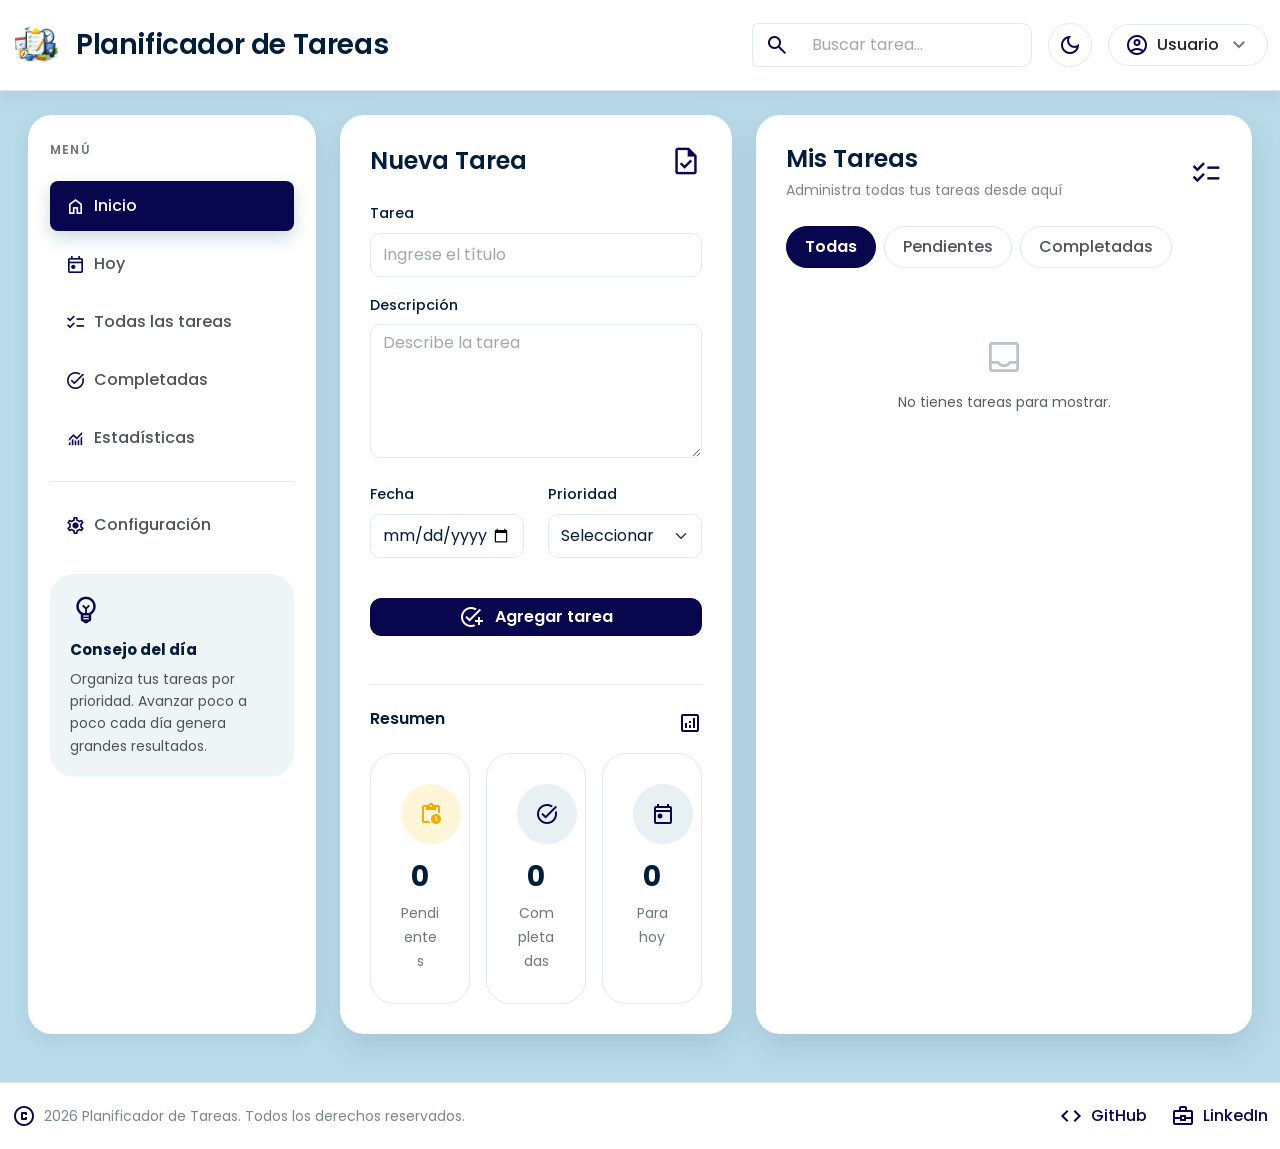
<file: index.html>
<!DOCTYPE html>
<html lang="es">

<head>

    <meta charset="UTF-8">
    <meta name="viewport" content="width=device-width, initial-scale=1.0">

    <title>Planificador de Tareas</title>

    <!-- Bootstrap -->
    <link href="https://cdn.jsdelivr.net/npm/bootstrap@5.3.3/dist/css/bootstrap.min.css" rel="stylesheet">

    <!-- Google Fonts -->
    <link rel="preconnect" href="https://fonts.googleapis.com">
    <link rel="preconnect" href="https://fonts.gstatic.com" crossorigin>
    <link href="https://fonts.googleapis.com/css2?family=Poppins:wght@300;400;500;600;700&display=swap" rel="stylesheet">

    <!-- Google Icons -->
    <link rel="stylesheet" href="https://fonts.googleapis.com/css2?family=Material+Symbols+Outlined">

    <!-- CSS -->
    <link rel="stylesheet" href="./css/style.css">

</head>


<body>


    <!-- ================= NAVBAR ================= -->

    <header>

        <nav class="navbar bg-white border-bottom shadow-sm py-3">

            <div class="container-fluid">

                <!-- Logo -->

                <a href="./index.html" class="navbar-brand d-flex align-items-center gap-3">

                    <img src="./assets/images/img1.svg" alt="Logo" width="48" height="48">

                    <h3 class="m-0 fw-semibold">
                        Planificador de Tareas
                    </h3>

                </a>


                <!-- Acciones del navbar -->

                <div class="d-flex align-items-center gap-3">


                    <!-- Buscador -->

                    <div class="input-group">

                        <span class="input-group-text bg-white">

                            <span class="material-symbols-outlined">
                                search
                            </span>

                        </span>

                        <input type="text" id="searchInput" class="form-control" placeholder="Buscar tarea...">

                    </div>


                    <!-- Modo oscuro -->

                    <button id="darkModeBtn" class="btn btn-light border rounded-circle">

                        <span class="material-symbols-outlined">
                            dark_mode
                        </span>

                    </button>


                    <!-- Usuario -->

                    <div class="dropdown">
                        <button class="btn border rounded-pill px-3 py-2 d-flex align-items-center gap-2 bg-white" 
                                type="button" id="userMenuBtn" data-bs-toggle="dropdown" aria-expanded="false">
                            <span class="material-symbols-outlined text-primary">account_circle</span>
                            <span class="fw-medium text-dark">Usuario</span>
                            <span class="material-symbols-outlined text-secondary">keyboard_arrow_down</span>
                        </button>
                        <ul class="dropdown-menu dropdown-menu-end shadow-sm border-0 rounded-4 mt-2" aria-labelledby="userMenuBtn">
                            <li>
                                <a class="dropdown-item d-flex align-items-center gap-2 py-2" href="./pages/configuracion/configuracion.html">
                                    <span class="material-symbols-outlined fs-5">settings</span>
                                    <span>Mi Perfil / Ajustes</span>
                                </a>
                            </li>
                            <li><hr class="dropdown-divider"></li>
                            <li>
                                <a class="dropdown-item d-flex align-items-center gap-2 py-2 text-danger" href="./pages/login/login.html">
                                    <span class="material-symbols-outlined fs-5">logout</span>
                                    <span>Cerrar Sesión</span>
                                </a>
                            </li>
                        </ul>
                    </div>

                </div>

            </div>

        </nav>

    </header>



    <!-- ================= CONTENIDO ================= -->

    <main class="container-fluid my-4">

        <div class="row g-4">


            <!-- ================= SIDEBAR ================= -->

            <div class="col-lg-3">

                <aside class="card border-0 shadow-sm rounded-4 h-100">

                    <div class="card-body d-flex flex-column">

                        <div>

                            <h6 class="text-uppercase text-secondary fw-semibold mb-4">
                                Menú
                            </h6>


                            <div class="list-group list-group-flush">


                                <!-- Inicio -->

                                <a href="./index.html" class="list-group-item list-group-item-action active rounded-3 mb-2">

                                    <span class="material-symbols-outlined me-2">
                                        home
                                    </span>

                                    Inicio

                                </a>


                                <!-- Hoy -->

                                <a href="./pages/hoy/hoy.html" class="list-group-item list-group-item-action rounded-3 mb-2">

                                    <span class="material-symbols-outlined me-2">
                                        today
                                    </span>

                                    Hoy

                                </a>


                                <!-- Todas las tareas -->

                                <a href="./pages/todasLasTareas/todasLasTareas.html" class="list-group-item list-group-item-action rounded-3 mb-2">

                                    <span class="material-symbols-outlined me-2">
                                        checklist
                                    </span>

                                    Todas las tareas

                                </a>


                                <!-- Completadas -->

                                <a href="./pages/completadas/completadas.html" class="list-group-item list-group-item-action rounded-3 mb-2">

                                    <span class="material-symbols-outlined me-2">
                                        task_alt
                                    </span>

                                    Completadas

                                </a>


                                <!-- Estadísticas -->

                                <a href="./pages/estadisticas/estadisticas.html" class="list-group-item list-group-item-action rounded-3">

                                    <span class="material-symbols-outlined me-2">
                                        monitoring
                                    </span>

                                    Estadísticas

                                </a>
                              
                            </div>


                            <hr>


                            <!-- Configuración -->

                            <div class="list-group list-group-flush">

                              <a href="./pages/configuracion/configuracion.html" class="list-group-item list-group-item-action rounded-3">
                                    <span class="material-symbols-outlined me-2">settings</span>
                                    Configuración
                               </a>

                            </div>

                        </div>


                        <!-- ================= CONSEJO DEL DÍA ================= -->

                        <div class="mt-4">

                            <div class="card border-0 bg-light rounded-4">

                                <div class="card-body">

                                    <span class="material-symbols-outlined text-warning fs-2">
                                        emoji_objects
                                    </span>

                                    <h6 class="fw-bold mt-2">
                                        Consejo del día
                                    </h6>

                                    <p class="text-secondary small mb-0">

                                        Organiza tus tareas por prioridad.
                                        Avanzar poco a poco cada día genera
                                        grandes resultados.

                                    </p>

                                </div>

                            </div>

                        </div>

                    </div>

                </aside>

            </div>



            <!-- ================= NUEVA TAREA ================= -->

            <div class="col-lg-4">

                <div class="card border-0 shadow-sm rounded-4">

                    <div class="card-body p-4">


                        <!-- Encabezado -->

                        <div class="d-flex justify-content-between align-items-center mb-4">

                            <h4 class="fw-semibold mb-0">
                                Nueva Tarea
                            </h4>

                            <span class="material-symbols-outlined fs-2 text-primary">
                                task
                            </span>

                        </div>


                        <!-- ================= FORMULARIO ================= -->

                        <form id="taskForm">


                            <!-- TÍTULO -->

                            <div class="mb-3">

                                <label for="titulo" class="form-label fw-medium">

                                    Tarea

                                </label>

                                <input type="text" id="titulo" name="titulo" class="form-control" placeholder="Ingrese el título" required>

                                <div id="tareaError" class="invalid-feedback">

                                    La tarea es obligatoria.

                                </div>

                            </div>


                            <!-- DESCRIPCIÓN -->

                            <div class="mb-4">

                                <label for="descripcion" class="form-label fw-medium">

                                    Descripción

                                </label>

                                <textarea id="descripcion" name="descripcion" class="form-control" rows="5" placeholder="Describe la tarea"></textarea>

                                <div id="descripcionError" class="invalid-feedback">

                                    La descripción es obligatoria.

                                </div>

                            </div>


                            <!-- FECHA Y PRIORIDAD -->

                            <div class="row">


                                <!-- FECHA -->

                                <div class="col-md-6 mb-3">

                                    <label for="fecha" class="form-label fw-medium">

                                        Fecha

                                    </label>

                                    <input type="date" id="fecha" name="fecha" class="form-control" required>

                                    <div id="fechaError" class="invalid-feedback">

                                        La fecha es obligatoria.

                                    </div>

                                </div>


                                <!-- PRIORIDAD -->

                                <div class="col-md-6 mb-3">

                                    <label for="prioridad" class="form-label fw-medium">

                                        Prioridad

                                    </label>

                                    <select id="prioridad" name="prioridad" class="form-select" required>

                                        <option value="" selected disabled>

                                            Seleccionar

                                        </option>

                                        <option value="Alta">
                                            Alta
                                        </option>

                                        <option value="Media">
                                            Media
                                        </option>

                                        <option value="Baja">
                                            Baja
                                        </option>

                                    </select>

                                    <div id="prioridadError" class="invalid-feedback">

                                        Debes seleccionar una prioridad.

                                    </div>

                                </div>

                            </div>


                            <!-- BOTÓN -->

                            <div class="d-grid mt-4">

                                <button type="submit" class="btn btn-primary">

                                    <span class="material-symbols-outlined me-2 align-middle">
                                        add_task
                                    </span>

                                    Agregar tarea

                                </button>

                            </div>

                        </form>



                        <!-- ================= RESUMEN ================= -->

                        <div class="mt-5">


                            <div class="d-flex justify-content-between align-items-center mb-3">

                                <h6 class="fw-semibold">
                                    Resumen
                                </h6>

                                <span class="material-symbols-outlined text-primary">
                                    analytics
                                </span>

                            </div>


                            <div class="row g-3">


                                <!-- PENDIENTES -->

                                <div class="col-4">

                                    <div class="card border-0 shadow-sm rounded-4 h-100">

                                        <div class="card-body text-center">

                                            <div class="rounded-circle bg-warning-subtle d-inline-flex justify-content-center align-items-center mb-3" style="width:60px;height:60px;">

                                                <span class="material-symbols-outlined text-warning">
                                                    pending_actions
                                                </span>

                                            </div>

                                            <h3 id="countPending" class="fw-bold">
                                                0
                                            </h3>

                                            <small class="text-secondary">
                                                Pendientes
                                            </small>

                                        </div>

                                    </div>

                                </div>


                                <!-- COMPLETADAS -->

                                <div class="col-4">

                                    <div class="card border-0 shadow-sm rounded-4 h-100">

                                        <div class="card-body text-center">

                                            <div class="rounded-circle bg-success-subtle d-inline-flex justify-content-center align-items-center mb-3" style="width:60px;height:60px;">

                                                <span class="material-symbols-outlined text-success">
                                                    task_alt
                                                </span>

                                            </div>

                                            <h3 id="countCompleted" class="fw-bold">
                                                0
                                            </h3>

                                            <small class="text-secondary">
                                                Completadas
                                            </small>

                                        </div>

                                    </div>

                                </div>


                                <!-- PARA HOY -->

                                <div class="col-4">

                                    <div class="card border-0 shadow-sm rounded-4 h-100">

                                        <div class="card-body text-center">

                                            <div class="rounded-circle bg-primary-subtle d-inline-flex justify-content-center align-items-center mb-3" style="width:60px;height:60px;">

                                                <span class="material-symbols-outlined text-primary">
                                                    today
                                                </span>

                                            </div>

                                            <h3 id="countToday" class="fw-bold">
                                                0
                                            </h3>

                                            <small class="text-secondary">
                                                Para hoy
                                            </small>

                                        </div>

                                    </div>

                                </div>

                            </div>

                        </div>

                    </div>

                </div>

            </div>



            <!-- ================= LISTA DE TAREAS ================= -->

            <div class="col-lg-5">

                <div class="card border-0 shadow-sm rounded-4 h-100">

                    <div class="card-body">


                        <!-- ENCABEZADO -->

                        <div class="d-flex justify-content-between align-items-center mb-4">

                            <div>

                                <h4 class="fw-semibold mb-1">
                                    Mis Tareas
                                </h4>

                                <small class="text-secondary">
                                    Administra todas tus tareas desde aquí
                                </small>

                            </div>

                            <span class="material-symbols-outlined fs-2 text-primary">
                                checklist
                            </span>

                        </div>


                        <!-- ================= FILTROS ================= -->

                        <div class="d-flex gap-2 mb-4">

                            <button id="filterAll" class="btn btn-primary rounded-pill">

                                Todas

                            </button>

                            <button id="filterPending" class="btn btn-outline-secondary rounded-pill">

                                Pendientes

                            </button>

                            <button id="filterCompleted" class="btn btn-outline-secondary rounded-pill">

                                Completadas

                            </button>

                        </div>


                        <!-- ================= LISTA DINÁMICA ================= -->

                        <div id="taskList" class="d-flex flex-column gap-3">

                            <!-- Las tareas serán insertadas dinámicamente por js/app.js -->

                        </div>


                    </div>

                </div>

            </div>


        </div>

    </main>


    <!-- ================= MODAL EDITAR TAREA ================= -->

    <div class="modal fade" id="editTaskModal" tabindex="-1" aria-labelledby="editTaskModalLabel" aria-hidden="true">

        <div class="modal-dialog modal-dialog-centered">

            <div class="modal-content rounded-4 border-0 shadow">

                <div class="modal-header border-bottom-0 pb-0">

                    <h5 class="modal-title fw-bold text-dark d-flex align-items-center gap-2" id="editTaskModalLabel">

                        <span class="material-symbols-outlined text-primary">
                            edit_square
                        </span>

                        Editar Tarea

                    </h5>

                    <button type="button" class="btn-close" data-bs-dismiss="modal" aria-label="Close"></button>

                </div>

                <div class="modal-body p-4">

                    <form id="editTaskForm">

                        <input type="hidden" id="editTaskId">

                        <div class="mb-3">

                            <label for="editTaskName" class="form-label fw-medium">
                                Tarea
                            </label>

                            <input type="text" class="form-control" id="editTaskName" required>

                        </div>

                        <div class="mb-3">

                            <label for="editTaskDescription" class="form-label fw-medium">
                                Descripción
                            </label>

                            <textarea class="form-control" id="editTaskDescription" rows="3"></textarea>

                        </div>

                        <div class="row">

                            <div class="col-md-6 mb-3">

                                <label for="editTaskDueDate" class="form-label fw-medium">
                                    Fecha
                                </label>

                                <input type="date" class="form-control" id="editTaskDueDate" required>

                            </div>

                            <div class="col-md-6 mb-3">

                                <label for="editTaskPriority" class="form-label fw-medium">
                                    Prioridad
                                </label>

                                <select class="form-select" id="editTaskPriority" required>

                                    <option value="Alta">Alta</option>

                                    <option value="Media">Media</option>

                                    <option value="Baja">Baja</option>

                                </select>

                            </div>

                        </div>

                        <div class="d-flex justify-content-end gap-2 mt-3">

                            <button type="button" class="btn btn-light border rounded-pill px-4" data-bs-dismiss="modal">
                                Cancelar
                            </button>

                            <button type="submit" class="btn btn-primary rounded-pill px-4">
                                Guardar Cambios
                            </button>

                        </div>

                    </form>

                </div>

            </div>

        </div>

    </div>



    <!-- ================= FOOTER ================= -->

    <footer class="border-top mt-5 py-3">

        <div class="container-fluid">

            <div class="d-flex justify-content-between align-items-center flex-wrap">


                <!-- Copyright -->

                <div class="d-flex align-items-center gap-2">

                    <span class="material-symbols-outlined">
                        copyright
                    </span>

                    <small class="mb-0">
                        2026 Planificador de Tareas.
                        Todos los derechos reservados.
                    </small>

                </div>


                <!-- Redes -->

                <div class="d-flex align-items-center gap-4">


                    <!-- GitHub -->

                    <a href="https://github.com/dargarciacol" target="_blank" class="text-decoration-none d-flex align-items-center gap-2">

                        <span class="material-symbols-outlined">
                            code
                        </span>

                        <span>
                            GitHub
                        </span>

                    </a>


                    <!-- LinkedIn -->

                    <a href="https://www.linkedin.com/in/santiagogarcia-backend-developer-python-django-nodejs-java-restapi-mongodb-mysql" target="_blank" class="text-decoration-none d-flex align-items-center gap-2">

                        <span class="material-symbols-outlined">
                            business_center
                        </span>

                        <span>
                            LinkedIn
                        </span>

                    </a>

                </div>

            </div>

        </div>

    </footer>



    <!-- ================= BOOTSTRAP JAVASCRIPT ================= -->

    <script src="https://cdn.jsdelivr.net/npm/bootstrap@5.3.3/dist/js/bootstrap.bundle.min.js">
    </script>


    <!-- ================= JAVASCRIPT DEL PROYECTO ================= -->

    <!-- Cargar solo la clase de gestión y el controlador de la vista principal -->
    <script src="./js/taskManager.js"></script>
    <script src="./js/index.js"></script>

</body>

</html>
</file>
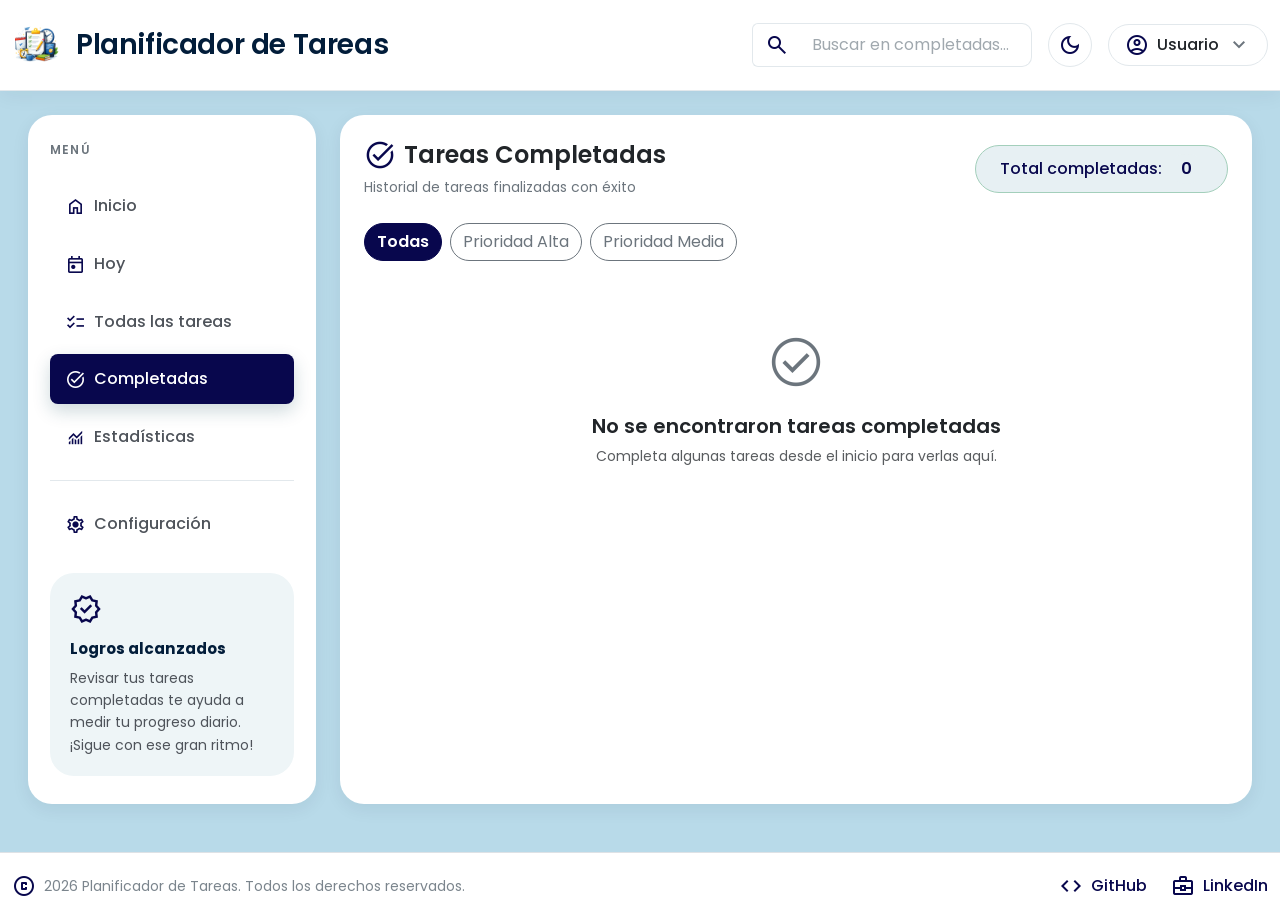
<file: pages/completadas/completadas.html>
<!DOCTYPE html>
<html lang="es">

<head>
    <meta charset="UTF-8">
    <meta name="viewport" content="width=device-width, initial-scale=1.0">
    <title>Completadas | Planificador de Tareas</title>

    <!-- Bootstrap -->
    <link href="https://cdn.jsdelivr.net/npm/bootstrap@5.3.7/dist/css/bootstrap.min.css" rel="stylesheet">

    <!-- Google Fonts -->
    <link rel="preconnect" href="https://fonts.googleapis.com">
    <link rel="preconnect" href="https://fonts.gstatic.com" crossorigin>
    <link href="https://fonts.googleapis.com/css2?family=Poppins:wght@300;400;500;600;700&display=swap" rel="stylesheet">

    <!-- Google Icons -->
    <link rel="stylesheet" href="https://fonts.googleapis.com/css2?family=Material+Symbols+Outlined">

    <!-- CSS -->
    <link rel="stylesheet" href="../../css/style.css">
     <link rel="stylesheet" href="../completadas/completadas.css">
</head>
</head>

<body>

    <!-- ================= NAVBAR ================= -->
    <header>
        <nav class="navbar bg-white border-bottom shadow-sm py-3">
            <div class="container-fluid">

                <!-- Logo -->
                <a href="../../index.html" class="navbar-brand d-flex align-items-center gap-3">
                    <img src="../../assets/images/img1.svg" alt="Logo" width="48" height="48">
                    <h3 class="m-0 fw-semibold">Planificador de Tareas</h3>
                </a>

                <!-- Acciones del navbar -->
                <div class="d-flex align-items-center gap-3">

                    <!-- Buscador -->
                    <div class="input-group">
                        <span class="input-group-text bg-white">
                            <span class="material-symbols-outlined">search</span>
                        </span>
                        <input type="text" id="searchInput" class="form-control" placeholder="Buscar en completadas...">
                    </div>

                    <!-- Modo oscuro -->
                    <button class="btn btn-light border rounded-circle">
                        <span class="material-symbols-outlined">dark_mode</span>
                    </button>

                    <!-- Usuario -->
                     <div class="dropdown">
                        <button class="btn border rounded-pill px-3 py-2 d-flex align-items-center gap-2 bg-white" 
                                type="button" id="userMenuBtn" data-bs-toggle="dropdown" aria-expanded="false">
                            <span class="material-symbols-outlined text-primary">account_circle</span>
                            <span class="fw-medium text-dark">Usuario</span>
                            <span class="material-symbols-outlined text-secondary">keyboard_arrow_down</span>
                        </button>
                        <ul class="dropdown-menu dropdown-menu-end shadow-sm border-0 rounded-4 mt-2" aria-labelledby="userMenuBtn">
                            <li>
                                <a class="dropdown-item d-flex align-items-center gap-2 py-2" href="./pages/configuracion/configuracion.html">
                                    <span class="material-symbols-outlined fs-5">settings</span>
                                    <span>Mi Perfil / Ajustes</span>
                                </a>
                            </li>
                            <li><hr class="dropdown-divider"></li>
                            <li>
                                <a class="dropdown-item d-flex align-items-center gap-2 py-2 text-danger" href="./pages/login/login.html">
                                    <span class="material-symbols-outlined fs-5">logout</span>
                                    <span>Cerrar Sesión</span>
                                </a>
                            </li>
                        </ul>
                    </div>

                </div>

            </div>
        </nav>
    </header>


    <!-- ================= CONTENIDO ================= -->
    <main class="container-fluid my-4">
        <div class="row g-4">

            <!-- ================= SIDEBAR ================= -->
            <div class="col-lg-3">
                <aside class="card border-0 shadow-sm rounded-4 h-100">
                    <div class="card-body d-flex flex-column">

                        <div>
                            <h6 class="text-uppercase text-secondary fw-semibold mb-4">Menú</h6>

                            <div class="list-group list-group-flush">
                                <!-- Inicio -->
                                <a href="../../index.html" class="list-group-item list-group-item-action rounded-3 mb-2">
                                    <span class="material-symbols-outlined me-2">home</span>
                                    Inicio
                                </a>

                                <!-- Hoy -->
                                <a href="../hoy/hoy.html" class="list-group-item list-group-item-action rounded-3 mb-2">
                                    <span class="material-symbols-outlined me-2">today</span>
                                    Hoy
                                </a>

                                <!-- Todas las tareas -->
                                <a href="../todasLasTareas/todasLasTareas.html" class="list-group-item list-group-item-action rounded-3 mb-2">
                                    <span class="material-symbols-outlined me-2">checklist</span>
                                    Todas las tareas
                                </a>

                                <!-- Completadas (ACTIVE) -->
                                <a href="./completadas.html" class="list-group-item list-group-item-action active rounded-3 mb-2">
                                    <span class="material-symbols-outlined me-2">task_alt</span>
                                    Completadas
                                </a>

                                <!-- Estadísticas -->
                                <a href="../estadisticas/estadisticas.html" class="list-group-item list-group-item-action rounded-3">
                                    <span class="material-symbols-outlined me-2">monitoring</span>
                                    Estadísticas
                                </a>
                            
                                  
                            </div>

                            <hr>

                            <!-- Configuración -->
                            <div class="list-group list-group-flush">
                                <a href="../configuracion/configuracion.html" class="list-group-item list-group-item-action rounded-3">
                                    <span class="material-symbols-outlined me-2">settings</span>
                                    Configuración
                                     </a>
                            </div>
                        </div>

                        <!-- ================= CONSEJO DEL DÍA ================= -->
                        <div class="mt-4">
                            <div class="card border-0 bg-light rounded-4">
                                <div class="card-body">
                                    <span class="material-symbols-outlined text-success fs-2">verified</span>
                                    <h6 class="fw-bold mt-2">Logros alcanzados</h6>
                                    <p class="text-secondary small mb-0">
                                        Revisar tus tareas completadas te ayuda a medir tu progreso diario. ¡Sigue con ese gran ritmo!
                                    </p>
                                </div>
                            </div>
                        </div>

                    </div>
                </aside>
            </div>


            <!-- ================= VISTA PRINCIPAL (LISTA DE TAREAS COMPLETADAS) ================= -->
            <div class="col-lg-9">
                <div class="card border-0 shadow-sm rounded-4 h-100">
                    <div class="card-body p-4">

                        <!-- ENCABEZADO -->
                        <div class="d-flex justify-content-between align-items-center mb-4">
                            <div>
                                <h4 class="fw-semibold mb-1 d-flex align-items-center gap-2">
                                    <span class="material-symbols-outlined text-success fs-2">task_alt</span>
                                    Tareas Completadas
                                </h4>
                                <small class="text-secondary">Historial de tareas finalizadas con éxito</small>
                            </div>

                            <!-- Contador -->
                            <div class="bg-success-subtle border border-success-subtle text-success rounded-pill px-4 py-2 d-flex align-items-center gap-2">
                                <span class="fw-medium">Total completadas:</span>
                                <span id="completedCount" class="badge bg-success rounded-pill fs-6">0</span>
                            </div>
                        </div>

                        <!-- FILTROS -->
                        <div class="d-flex gap-2 mb-4">
                            <button class="btn btn-primary rounded-pill" id="filterAll">Todas</button>
                            <button class="btn btn-outline-secondary rounded-pill" id="filterHigh">Prioridad Alta</button>
                            <button class="btn btn-outline-secondary rounded-pill" id="filterMedium">Prioridad Media</button>
                        </div>

                        <!-- LISTA DINÁMICA -->
                        <div id="completedTaskList" class="d-flex flex-column gap-3">
                            <div class="text-center py-5">
                                <div class="spinner-border text-primary" role="status">
                                    <span class="visually-hidden">Cargando tareas completadas...</span>
                                </div>
                            </div>
                        </div>

                    </div>
                </div>
            </div>

        </div>
    </main>


    <!-- ================= FOOTER ================= -->
    <footer class="border-top mt-5 py-3">
        <div class="container-fluid">
            <div class="d-flex justify-content-between align-items-center flex-wrap">

                <!-- Copyright -->
                <div class="d-flex align-items-center gap-2">
                    <span class="material-symbols-outlined">copyright</span>
                    <small class="mb-0">2026 Planificador de Tareas. Todos los derechos reservados.</small>
                </div>

                <!-- Redes -->
                <div class="d-flex align-items-center gap-4">
                    <a href="https://github.com/dargarciacol" target="_blank" class="text-decoration-none d-flex align-items-center gap-2">
                        <span class="material-symbols-outlined">code</span>
                        <span>GitHub</span>
                    </a>

                    <a href="https://www.linkedin.com/in/santiagogarcia-backend-developer-python-django-nodejs-java-restapi-mongodb-mysql" target="_blank" class="text-decoration-none d-flex align-items-center gap-2">
                        <span class="material-symbols-outlined">business_center</span>
                        <span>LinkedIn</span>
                    </a>
                </div>

            </div>
        </div>
    </footer>


    <!-- ================= BOOTSTRAP JAVASCRIPT ================= -->
    <script src="https://cdn.jsdelivr.net/npm/bootstrap@5.3.7/dist/js/bootstrap.bundle.min.js"></script>

    <!-- ================= JAVASCRIPT DE COMPLETADAS ================= -->
    <script src="./completadas.js"></script>
   

</body>

</html>
</file>
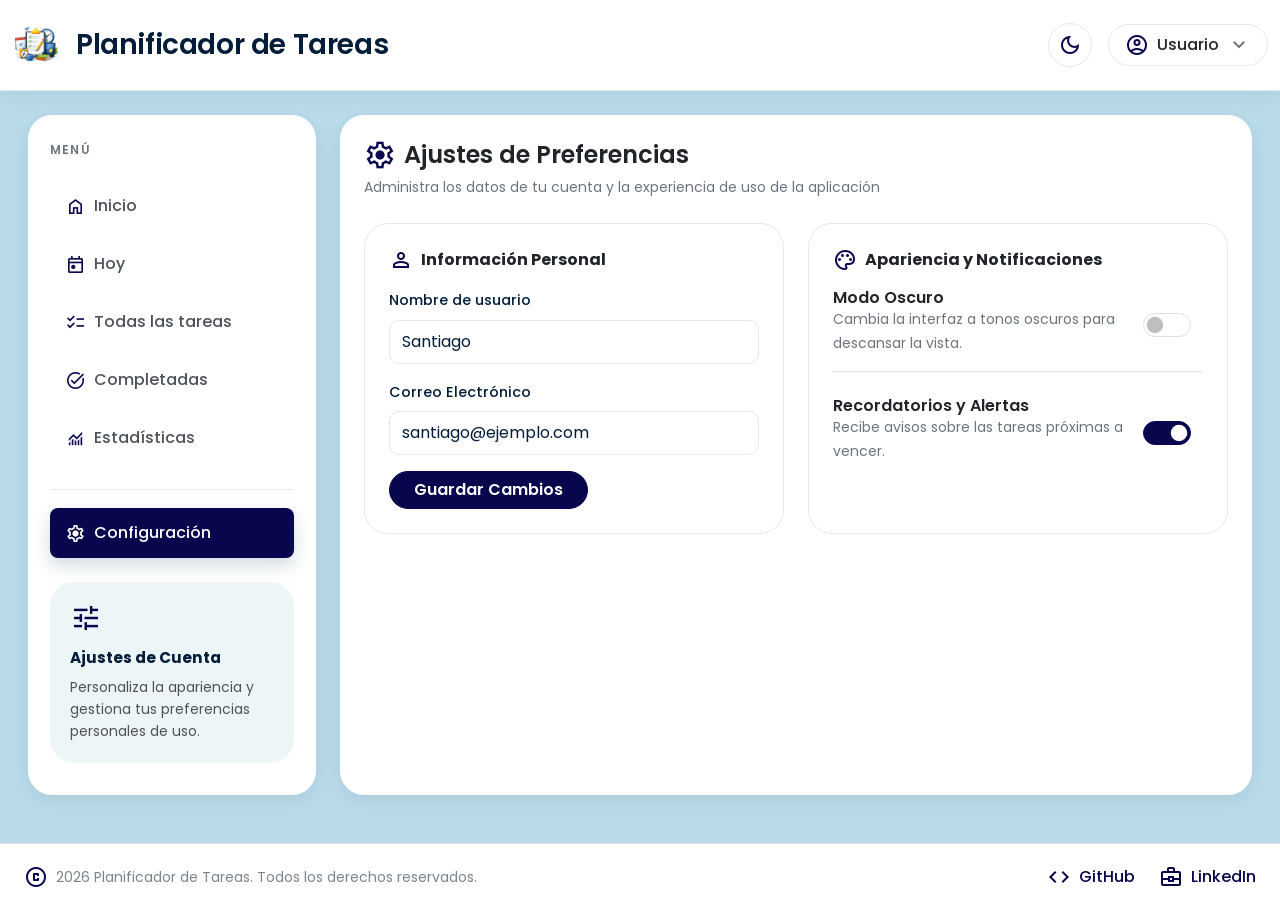
<file: pages/configuracion/configuracion.html>
<!DOCTYPE html>
<html lang="es">

<head>
    <meta charset="UTF-8">
    <meta name="viewport" content="width=device-width, initial-scale=1.0">
    <title>Configuración | Planificador de Tareas</title>

    <!-- Bootstrap 5 -->
    <link href="https://cdn.jsdelivr.net/npm/bootstrap@5.3.7/dist/css/bootstrap.min.css" rel="stylesheet">

    <!-- Google Fonts & Icons -->
    <link rel="preconnect" href="https://fonts.googleapis.com">
    <link rel="preconnect" href="https://fonts.gstatic.com" crossorigin>
    <link href="https://fonts.googleapis.com/css2?family=Poppins:wght@300;400;500;600;700&display=swap" rel="stylesheet">
    <link rel="stylesheet" href="https://fonts.googleapis.com/css2?family=Material+Symbols+Outlined">

    <!-- CSS Global y Específico -->
    <link rel="stylesheet" href="../../css/style.css">
    <link rel="stylesheet" href="./configuracion.css">
</head>

<body>

    <!-- ================= NAVBAR ================= -->
    <header>
        <nav class="navbar bg-white border-bottom shadow-sm py-3">
            <div class="container-fluid">

                <!-- Logo -->
                <a href="../../index.html" class="navbar-brand d-flex align-items-center gap-3">
                    <img src="../../assets/images/img1.svg" alt="Logo" width="48" height="48">
                    <h3 class="m-0 fw-semibold">Planificador de Tareas</h3>
                </a>

                <!-- Acciones del navbar -->
                <div class="d-flex align-items-center gap-3">

                    <!-- Modo oscuro -->
                    <button class="btn btn-light border rounded-circle" id="darkModeBtn" title="Modo Oscuro">
                        <span class="material-symbols-outlined">dark_mode</span>
                    </button>

                     <div class="dropdown">
                        <button class="btn border rounded-pill px-3 py-2 d-flex align-items-center gap-2 bg-white" 
                                type="button" id="userMenuBtn" data-bs-toggle="dropdown" aria-expanded="false">
                            <span class="material-symbols-outlined text-primary">account_circle</span>
                            <span class="fw-medium text-dark">Usuario</span>
                            <span class="material-symbols-outlined text-secondary">keyboard_arrow_down</span>
                        </button>
                        <ul class="dropdown-menu dropdown-menu-end shadow-sm border-0 rounded-4 mt-2" aria-labelledby="userMenuBtn">
                            <li>
                                <a class="dropdown-item d-flex align-items-center gap-2 py-2" href="./pages/configuracion/configuracion.html">
                                    <span class="material-symbols-outlined fs-5">settings</span>
                                    <span>Mi Perfil / Ajustes</span>
                                </a>
                            </li>
                            <li><hr class="dropdown-divider"></li>
                            <li>
                                <a class="dropdown-item d-flex align-items-center gap-2 py-2 text-danger" href="./pages/login/login.html">
                                    <span class="material-symbols-outlined fs-5">logout</span>
                                    <span>Cerrar Sesión</span>
                                </a>
                            </li>
                        </ul>
                    </div>

                </div>

            </div>
        </nav>
    </header>


    <!-- ================= CONTENIDO PRINCIPAL ================= -->
    <main class="container-fluid my-4">
        <div class="row g-4">

            <!-- ================= SIDEBAR ================= -->
            <div class="col-lg-3">
                <aside class="card border-0 shadow-sm rounded-4 h-100">
                    <div class="card-body d-flex flex-column">

                        <div>
                            <h6 class="text-uppercase text-secondary fw-semibold mb-4">Menú</h6>

                            <div class="list-group list-group-flush">
                                <a href="../../index.html" class="list-group-item list-group-item-action rounded-3 mb-2">
                                    <span class="material-symbols-outlined me-2">home</span> Inicio
                                </a>
                                <a href="../hoy/hoy.html" class="list-group-item list-group-item-action rounded-3 mb-2">
                                    <span class="material-symbols-outlined me-2">today</span> Hoy
                                </a>
                                <a href="../todasLasTareas/todasLasTareas.html" class="list-group-item list-group-item-action rounded-3 mb-2">
                                    <span class="material-symbols-outlined me-2">checklist</span> Todas las tareas
                                </a>
                                <a href="../completadas/completadas.html" class="list-group-item list-group-item-action rounded-3 mb-2">
                                    <span class="material-symbols-outlined me-2">task_alt</span> Completadas
                                </a>
                                <a href="../estadisticas/estadisticas.html" class="list-group-item list-group-item-action rounded-3 mb-2">
                                    <span class="material-symbols-outlined me-2">monitoring</span> Estadísticas
                                </a>
                            </div>

                            <hr>

                            <!-- Configuración (ACTIVE) -->
                            <div class="list-group list-group-flush">
                                <a href="./configuracion.html" class="list-group-item list-group-item-action active rounded-3">
                                    <span class="material-symbols-outlined me-2">settings</span> Configuración
                                </a>
                            </div>
                        </div>

                        <!-- Tip -->
                        <div class="mt-4">
                            <div class="card border-0 bg-light rounded-4">
                                <div class="card-body">
                                    <span class="material-symbols-outlined text-primary fs-2">tune</span>
                                    <h6 class="fw-bold mt-2">Ajustes de Cuenta</h6>
                                    <p class="text-secondary small mb-0">
                                        Personaliza la apariencia y gestiona tus preferencias personales de uso.
                                    </p>
                                </div>
                            </div>
                        </div>

                    </div>
                </aside>
            </div>


            <!-- ================= VISTA PRINCIPAL (CONFIGURACIÓN USUARIO) ================= -->
            <div class="col-lg-9">
                <div class="card border-0 shadow-sm rounded-4 h-100">
                    <div class="card-body p-4">

                        <!-- ENCABEZADO -->
                        <div class="d-flex justify-content-between align-items-center mb-4">
                            <div>
                                <h4 class="fw-semibold mb-1 d-flex align-items-center gap-2">
                                    <span class="material-symbols-outlined text-primary fs-2">settings</span>
                                    Ajustes de Preferencias
                                </h4>
                                <small class="text-secondary">Administra los datos de tu cuenta y la experiencia de uso de la aplicación</small>
                            </div>
                        </div>

                        <!-- PANEL DE OPCIONES -->
                        <div class="row g-4">

                            <!-- 1. PERFIL DE USUARIO -->
                            <div class="col-md-6">
                                <div class="card border rounded-4 p-4 h-100">
                                    <h6 class="fw-bold text-dark d-flex align-items-center gap-2 mb-3">
                                        <span class="material-symbols-outlined text-primary">person</span>
                                        Información Personal
                                    </h6>
                                    <form id="profileForm">
                                        <div class="mb-3">
                                            <label class="form-label small fw-medium">Nombre de usuario</label>
                                            <input type="text" class="form-control" id="configUserName" value="Santiago" required>
                                        </div>
                                        <div class="mb-3">
                                            <label class="form-label small fw-medium">Correo Electrónico</label>
                                            <input type="email" class="form-control" id="configUserEmail" value="santiago@ejemplo.com" required>
                                        </div>
                                        <button type="submit" class="btn btn-primary rounded-pill px-4">
                                            Guardar Cambios
                                        </button>
                                    </form>
                                </div>
                            </div>

                            <!-- 2. APARIENCIA Y PREFERENCIAS -->
                            <div class="col-md-6">
                                <div class="card border rounded-4 p-4 h-100">
                                    <h6 class="fw-bold text-dark d-flex align-items-center gap-2 mb-3">
                                        <span class="material-symbols-outlined text-primary">palette</span>
                                        Apariencia y Notificaciones
                                    </h6>
                                    
                                    <div class="d-flex justify-content-between align-items-center mb-4 border-bottom pb-3">
                                        <div>
                                            <h6 class="fw-semibold mb-0 text-dark">Modo Oscuro</h6>
                                            <small class="text-secondary">Cambia la interfaz a tonos oscuros para descansar la vista.</small>
                                        </div>
                                        <div class="form-check form-switch m-0 fs-4">
                                            <input class="form-check-input" type="checkbox" id="switchDarkMode">
                                        </div>
                                    </div>

                                    <div class="d-flex justify-content-between align-items-center">
                                        <div>
                                            <h6 class="fw-semibold mb-0 text-dark">Recordatorios y Alertas</h6>
                                            <small class="text-secondary">Recibe avisos sobre las tareas próximas a vencer.</small>
                                        </div>
                                        <div class="form-check form-switch m-0 fs-4">
                                            <input class="form-check-input" type="checkbox" id="switchNotifications" checked>
                                        </div>
                                    </div>
                                </div>
                            </div>

                        </div>

                    </div>
                </div>
            </div>

        </div>
    </main>


    <!-- ================= FOOTER ================= -->
    <footer class="border-top mt-5 py-3">
        <div class="container-fluid px-4">
            <div class="d-flex justify-content-between align-items-center flex-wrap">
                <div class="d-flex align-items-center gap-2">
                    <span class="material-symbols-outlined">copyright</span>
                    <small class="mb-0">2026 Planificador de Tareas. Todos los derechos reservados.</small>
                </div>
                <div class="d-flex align-items-center gap-4">
                    <a href="https://github.com/dargarciacol" target="_blank" class="text-decoration-none d-flex align-items-center gap-2">
                        <span class="material-symbols-outlined">code</span><span>GitHub</span>
                    </a>
                    <a href="https://www.linkedin.com/in/santiagogarcia-backend-developer-python-django-nodejs-java-restapi-mongodb-mysql" target="_blank" class="text-decoration-none d-flex align-items-center gap-2">
                        <span class="material-symbols-outlined">business_center</span><span>LinkedIn</span>
                    </a>
                </div>
            </div>
        </div>
    </footer>

    <!-- Bootstrap JavaScript -->
    <script src="https://cdn.jsdelivr.net/npm/bootstrap@5.3.7/dist/js/bootstrap.bundle.min.js"></script>

    <!-- Script de Configuración -->
    <script src="./configuracion.js"></script>
    
</body>

</html>
</file>
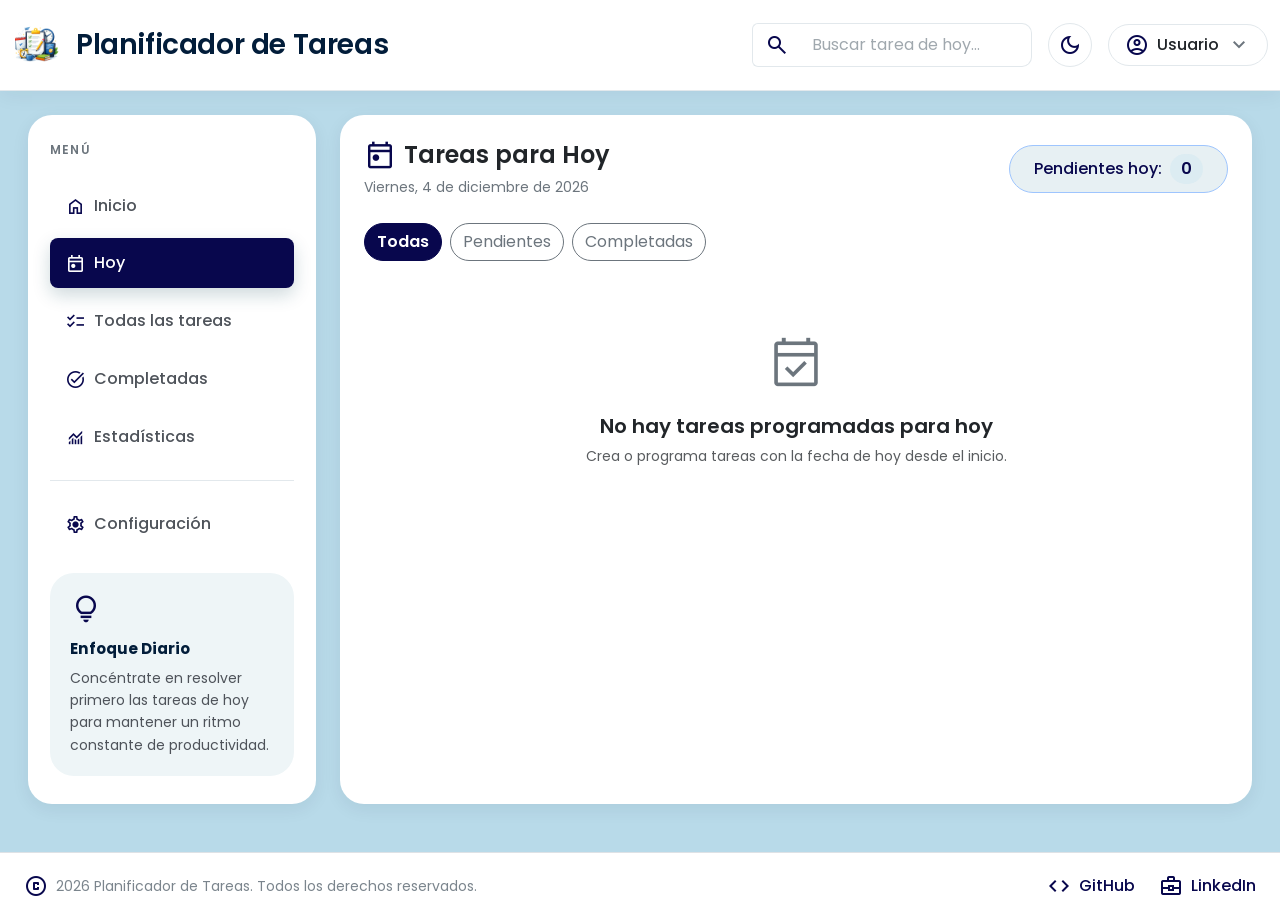
<file: pages/hoy/hoy.html>
<!DOCTYPE html>
<html lang="es">

<head>
    <meta charset="UTF-8">
    <meta name="viewport" content="width=device-width, initial-scale=1.0">
    <title>Para Hoy | Planificador de Tareas</title>

    <!-- Bootstrap 5 -->
    <link href="https://cdn.jsdelivr.net/npm/bootstrap@5.3.7/dist/css/bootstrap.min.css" rel="stylesheet">

    <!-- Google Fonts & Icons -->
    <link rel="preconnect" href="https://fonts.googleapis.com">
    <link rel="preconnect" href="https://fonts.gstatic.com" crossorigin>
    <link href="https://fonts.googleapis.com/css2?family=Poppins:wght@300;400;500;600;700&display=swap" rel="stylesheet">
    <link rel="stylesheet" href="https://fonts.googleapis.com/css2?family=Material+Symbols+Outlined">

    <!-- CSS Global y Específico -->
    <link rel="stylesheet" href="../../css/style.css">
    <link rel="stylesheet" href="./hoy.css">
</head>

<body>

    <!-- ================= NAVBAR ================= -->
    <header>
        <nav class="navbar bg-white border-bottom shadow-sm py-3">
            <div class="container-fluid">

                <!-- Logo -->
                <a href="../../index.html" class="navbar-brand d-flex align-items-center gap-3">
                    <img src="../../assets/images/img1.svg" alt="Logo" width="48" height="48">
                    <h3 class="m-0 fw-semibold">Planificador de Tareas</h3>
                </a>

                <!-- Acciones del navbar -->
                <div class="d-flex align-items-center gap-3">

                    <!-- Buscador -->
                    <div class="input-group">
                        <span class="input-group-text bg-white">
                            <span class="material-symbols-outlined">search</span>
                        </span>
                        <input type="text" id="searchInput" class="form-control" placeholder="Buscar tarea de hoy...">
                    </div>

                    <!-- Modo oscuro -->
                    <button class="btn btn-light border rounded-circle" title="Modo Oscuro">
                        <span class="material-symbols-outlined">dark_mode</span>
                    </button>

                    <!-- Usuario -->
                     <div class="dropdown">
                        <button class="btn border rounded-pill px-3 py-2 d-flex align-items-center gap-2 bg-white" 
                                type="button" id="userMenuBtn" data-bs-toggle="dropdown" aria-expanded="false">
                            <span class="material-symbols-outlined text-primary">account_circle</span>
                            <span class="fw-medium text-dark">Usuario</span>
                            <span class="material-symbols-outlined text-secondary">keyboard_arrow_down</span>
                        </button>
                        <ul class="dropdown-menu dropdown-menu-end shadow-sm border-0 rounded-4 mt-2" aria-labelledby="userMenuBtn">
                            <li>
                                <a class="dropdown-item d-flex align-items-center gap-2 py-2" href="./pages/configuracion/configuracion.html">
                                    <span class="material-symbols-outlined fs-5">settings</span>
                                    <span>Mi Perfil / Ajustes</span>
                                </a>
                            </li>
                            <li><hr class="dropdown-divider"></li>
                            <li>
                                <a class="dropdown-item d-flex align-items-center gap-2 py-2 text-danger" href="./pages/login/login.html">
                                    <span class="material-symbols-outlined fs-5">logout</span>
                                    <span>Cerrar Sesión</span>
                                </a>
                            </li>
                        </ul>
                    </div>
                </div>

            </div>
        </nav>
    </header>


    <!-- ================= CONTENIDO PRINCIPAL ================= -->
    <main class="container-fluid my-4">
        <div class="row g-4">

            <!-- ================= SIDEBAR ================= -->
            <div class="col-lg-3">
                <aside class="card border-0 shadow-sm rounded-4 h-100">
                    <div class="card-body d-flex flex-column">

                        <div>
                            <h6 class="text-uppercase text-secondary fw-semibold mb-4">Menú</h6>

                            <div class="list-group list-group-flush">
                                <!-- Inicio -->
                                <a href="../../index.html" class="list-group-item list-group-item-action rounded-3 mb-2">
                                    <span class="material-symbols-outlined me-2">home</span>
                                    Inicio
                                </a>

                                <!-- Hoy (ACTIVE) -->
                                <a href="./hoy.html" class="list-group-item list-group-item-action active rounded-3 mb-2">
                                    <span class="material-symbols-outlined me-2">today</span>
                                    Hoy
                                </a>

                                <!-- Todas las tareas -->
                                <a href="../todasLasTareas/todasLasTareas.html" class="list-group-item list-group-item-action rounded-3 mb-2">
                                    <span class="material-symbols-outlined me-2">checklist</span>
                                    Todas las tareas
                                </a>

                                <!-- Completadas -->
                                <a href="../completadas/completadas.html" class="list-group-item list-group-item-action rounded-3 mb-2">
                                    <span class="material-symbols-outlined me-2">task_alt</span>
                                    Completadas
                                </a>

                                <!-- Estadísticas -->
                                <a href="../estadisticas/estadisticas.html" class="list-group-item list-group-item-action rounded-3">
                                    <span class="material-symbols-outlined me-2">monitoring</span>
                                    Estadísticas
                                </a>
                                
                            </div>

                            <hr>

                            <!-- Configuración -->
                            <div class="list-group list-group-flush">
                                <a href="../configuracion/configuracion.html" class="list-group-item list-group-item-action rounded-3">
                                    <span class="material-symbols-outlined me-2">settings</span>
                                    Configuración
                                     </a>
                            </div>
                        </div>

                        <!-- Consejo del día -->
                        <div class="mt-4">
                            <div class="card border-0 bg-light rounded-4">
                                <div class="card-body">
                                    <span class="material-symbols-outlined text-primary fs-2">lightbulb</span>
                                    <h6 class="fw-bold mt-2">Enfoque Diario</h6>
                                    <p class="text-secondary small mb-0">
                                        Concéntrate en resolver primero las tareas de hoy para mantener un ritmo constante de productividad.
                                    </p>
                                </div>
                            </div>
                        </div>

                    </div>
                </aside>
            </div>


            <!-- ================= VISTA PRINCIPAL (TAREAS DE HOY) ================= -->
            <div class="col-lg-9">
                <div class="card border-0 shadow-sm rounded-4 h-100">
                    <div class="card-body p-4">

                        <!-- ENCABEZADO -->
                        <div class="d-flex justify-content-between align-items-center mb-4">
                            <div>
                                <h4 class="fw-semibold mb-1 d-flex align-items-center gap-2">
                                    <span class="material-symbols-outlined text-primary fs-2">today</span>
                                    Tareas para Hoy
                                </h4>
                                <small id="currentDateText" class="text-secondary">Cargando fecha actual...</small>
                            </div>

                            <!-- Contador -->
                            <div class="bg-primary-subtle border border-primary-subtle text-primary rounded-pill px-4 py-2 d-flex align-items-center gap-2">
                                <span class="fw-medium">Pendientes hoy:</span>
                                <span id="todayCount" class="badge bg-primary rounded-pill fs-6">0</span>
                            </div>
                        </div>

                        <!-- FILTROS -->
                        <div class="d-flex gap-2 mb-4">
                            <button class="btn btn-primary rounded-pill" id="filterAll">Todas</button>
                            <button class="btn btn-outline-secondary rounded-pill" id="filterPending">Pendientes</button>
                            <button class="btn btn-outline-secondary rounded-pill" id="filterCompleted">Completadas</button>
                        </div>

                        <!-- LISTA DINÁMICA DE TAREAS -->
                        <div id="todayTaskList" class="d-flex flex-column gap-3">
                            <div class="text-center py-5">
                                <div class="spinner-border text-primary" role="status">
                                    <span class="visually-hidden">Cargando tareas de hoy...</span>
                                </div>
                            </div>
                        </div>

                    </div>
                </div>
            </div>

        </div>
    </main>


    <!-- ================= MODAL EDITAR TAREA ================= -->
    <div class="modal fade" id="editTaskModal" tabindex="-1" aria-labelledby="editTaskModalLabel" aria-hidden="true">
        <div class="modal-dialog modal-dialog-centered">
            <div class="modal-content rounded-4 border-0 shadow">
                <div class="modal-header border-bottom-0 pb-0">
                    <h5 class="modal-title fw-bold text-dark d-flex align-items-center gap-2" id="editTaskModalLabel">
                        <span class="material-symbols-outlined text-primary">edit_square</span>
                        Editar Tarea
                    </h5>
                    <button type="button" class="btn-close" data-bs-dismiss="modal" aria-label="Close"></button>
                </div>
                <div class="modal-body p-4">
                    <form id="editTaskForm">
                        <input type="hidden" id="editTaskId">
                        
                        <div class="mb-3">
                            <label for="editTaskName" class="form-label fw-medium">Tarea</label>
                            <input type="text" class="form-control" id="editTaskName" required>
                        </div>

                        <div class="mb-3">
                            <label for="editTaskDescription" class="form-label fw-medium">Descripción</label>
                            <textarea class="form-control" id="editTaskDescription" rows="3"></textarea>
                        </div>

                        <div class="row">
                            <div class="col-md-6 mb-3">
                                <label for="editTaskDueDate" class="form-label fw-medium">Fecha</label>
                                <input type="date" class="form-control" id="editTaskDueDate" required>
                            </div>
                            <div class="col-md-6 mb-3">
                                <label for="editTaskPriority" class="form-label fw-medium">Prioridad</label>
                                <select class="form-select" id="editTaskPriority" required>
                                    <option value="Alta">Alta</option>
                                    <option value="Media">Media</option>
                                    <option value="Baja">Baja</option>
                                </select>
                            </div>
                        </div>

                        <div class="d-flex justify-content-end gap-2 mt-3">
                            <button type="button" class="btn btn-light border rounded-pill px-4" data-bs-dismiss="modal">Cancelar</button>
                            <button type="submit" class="btn btn-primary rounded-pill px-4">Guardar Cambios</button>
                        </div>
                    </form>
                </div>
            </div>
        </div>
    </div>


    <!-- ================= FOOTER ================= -->
    <footer class="border-top mt-5 py-3">
        <div class="container-fluid px-4">
            <div class="d-flex justify-content-between align-items-center flex-wrap">
                <div class="d-flex align-items-center gap-2">
                    <span class="material-symbols-outlined">copyright</span>
                    <small class="mb-0">2026 Planificador de Tareas. Todos los derechos reservados.</small>
                </div>
                <div class="d-flex align-items-center gap-4">
                    <a href="https://github.com/dargarciacol" target="_blank" class="text-decoration-none d-flex align-items-center gap-2">
                        <span class="material-symbols-outlined">code</span><span>GitHub</span>
                    </a>
                    <a href="https://www.linkedin.com/in/santiagogarcia-backend-developer-python-django-nodejs-java-restapi-mongodb-mysql" target="_blank" class="text-decoration-none d-flex align-items-center gap-2">
                        <span class="material-symbols-outlined">business_center</span><span>LinkedIn</span>
                    </a>
                </div>
            </div>
        </div>
    </footer>

    <!-- Bootstrap JavaScript -->
    <script src="https://cdn.jsdelivr.net/npm/bootstrap@5.3.7/dist/js/bootstrap.bundle.min.js"></script>

    <!-- Script de Hoy -->
    <script src="./hoy.js"></script>
    
</body>
    
</html>
</file>
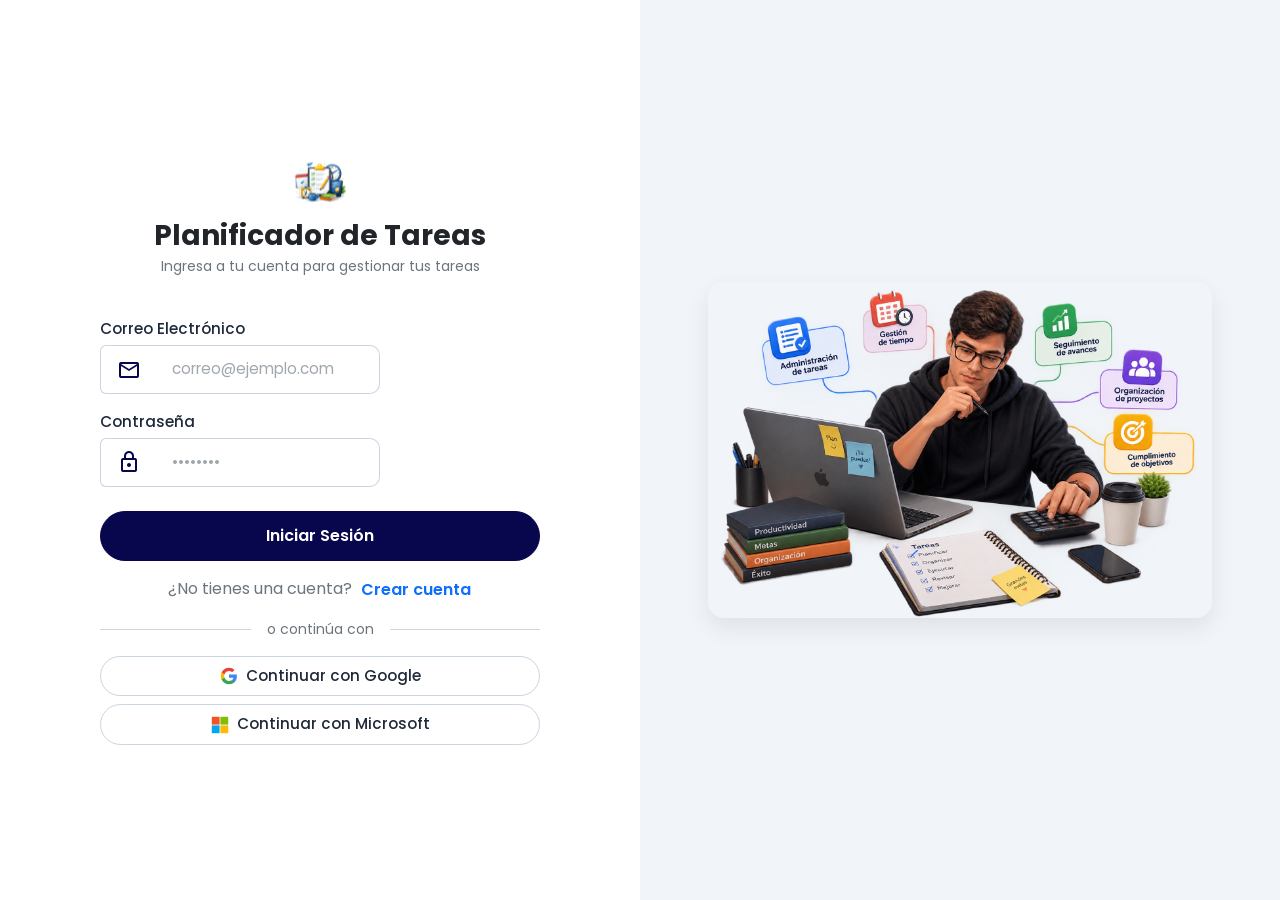
<file: pages/login/login.html>
<!DOCTYPE html>
<html lang="es">

<head>
    <meta charset="UTF-8">
    <meta name="viewport" content="width=device-width, initial-scale=1.0">
    <title>Acceso | Planificador de Tareas</title>

    <!-- Bootstrap 5 -->
    <link href="https://cdn.jsdelivr.net/npm/bootstrap@5.3.7/dist/css/bootstrap.min.css" rel="stylesheet">

    <!-- Google Fonts & Icons -->
    <link rel="preconnect" href="https://fonts.googleapis.com">
    <link rel="preconnect" href="https://fonts.gstatic.com" crossorigin>
    <link href="https://fonts.googleapis.com/css2?family=Poppins:wght@300;400;500;600;700&display=swap" rel="stylesheet">
    <link rel="stylesheet" href="https://fonts.googleapis.com/css2?family=Material+Symbols+Outlined">

    <!-- CSS -->
    <link rel="stylesheet" href="../../css/style.css">
    <link rel="stylesheet" href="./login.css">
</head>

<body>

    <!-- CONTENEDOR PANTALLA COMPLETA SIN BORDES NI MÁRGENES -->
    <main class="auth-fullscreen">
        <div class="auth-row" id="authRow">

            <!-- MITAD 1: FORMULARIO (50% DEL ANCHO DE PANTALLA) -->
            <section class="form-column">
                <div class="auth-card-content">

                    <!-- ENCABEZADO Y LOGO -->
                    <div class="text-center mb-4">
                        <img src="../../assets/images/img1.svg" alt="Logo" width="56" height="56" class="mb-2">
                        <h3 class="fw-bold text-dark m-0">Planificador de Tareas</h3>
                        <p class="text-secondary small mt-1" id="authSubtitle">Ingresa a tu cuenta para gestionar tus tareas</p>
                    </div>

                    <form id="loginForm" class="auth-form d-flex flex-column gap-3">
    <div>
        <label for="loginEmail" class="form-label fw-medium mb-1">Correo Electrónico</label>
        <div class="input-group">
            <span class="input-group-text bg-white"><span class="material-symbols-outlined">mail</span></span>
            <input type="email" class="form-control" id="loginEmail" placeholder="correo@ejemplo.com" required>
        </div>
    </div>

    <div>
        <label for="loginPassword" class="form-label fw-medium mb-1">Contraseña</label>
        <div class="input-group">
            <span class="input-group-text bg-white"><span class="material-symbols-outlined">lock</span></span>
            <input type="password" class="form-control" id="loginPassword" placeholder="••••••••" required>
        </div>
    </div>

    <div class="d-grid mt-2">
        <button type="submit" class="btn btn-primary rounded-pill py-2-5 fw-semibold fs-6">
            Iniciar Sesión
        </button>
    </div>

    <div class="text-center">
        <span class="text-secondary">¿No tienes una cuenta?</span>
        <button type="button" id="btnGoToRegister" class="btn btn-link p-0 ms-1 text-decoration-none fw-semibold">
            Crear cuenta
        </button>
    </div>
</form>

<!-- ================= FORMULARIO CREAR CUENTA ================= -->
<form id="registerForm" class="auth-form d-flex flex-column gap-3 d-none">
    <div>
        <label for="regName" class="form-label fw-medium mb-1">Nombre Completo</label>
        <div class="input-group">
            <span class="input-group-text bg-white"><span class="material-symbols-outlined">person</span></span>
            <input type="text" class="form-control" id="regName" placeholder="Tu nombre completo" required>
        </div>
    </div>

    <div>
        <label for="regEmail" class="form-label fw-medium mb-1">Correo Electrónico</label>
        <div class="input-group">
            <span class="input-group-text bg-white"><span class="material-symbols-outlined">mail</span></span>
            <input type="email" class="form-control" id="regEmail" placeholder="correo@ejemplo.com" required>
        </div>
    </div>

    <div>
        <label for="regPassword" class="form-label fw-medium mb-1">Contraseña</label>
        <div class="input-group">
            <span class="input-group-text bg-white"><span class="material-symbols-outlined">lock</span></span>
            <input type="password" class="form-control" id="regPassword" placeholder="••••••••" required>
        </div>
    </div>

    <div class="d-grid mt-2">
        <button type="submit" class="btn btn-primary rounded-pill py-2-5 fw-semibold fs-6">
            Registrarse
        </button>
    </div>

    <div class="text-center">
        <span class="text-secondary">¿Ya tienes cuenta?</span>
        <button type="button" id="btnGoToLogin" class="btn btn-link p-0 ms-1 text-decoration-none fw-semibold">
            Iniciar sesión
        </button>
    </div>
</form>

                    <!-- DIVISOR -->
                    <div class="d-flex align-items-center my-3">
                        <hr class="flex-grow-1 m-0">
                        <span class="px-3 text-secondary small">o continúa con</span>
                        <hr class="flex-grow-1 m-0">
                    </div>

                    <!-- BOTONES SOCIALES -->
                    <div class="d-flex flex-column gap-2">
                        <button type="button" class="btn btn-outline-secondary rounded-pill py-2 d-flex align-items-center justify-content-center gap-2 fw-medium social-btn" id="btnGoogleAuth">
                            <svg width="18" height="18" viewBox="0 0 24 24">
                                <path fill="#4285F4" d="M22.56 12.25c0-.78-.07-1.53-.2-2.25H12v4.26h5.92c-.26 1.37-1.04 2.53-2.21 3.31v2.77h3.57c2.08-1.92 3.28-4.74 3.28-8.09z"/>
                                <path fill="#34A853" d="M12 23c2.97 0 5.46-.98 7.28-2.66l-3.57-2.77c-.98.66-2.23 1.06-3.71 1.06-2.86 0-5.29-1.93-6.16-4.53H2.18v2.84C3.99 20.53 7.7 23 12 23z"/>
                                <path fill="#FBBC05" d="M5.84 14.09c-.22-.66-.35-1.36-.35-2.09s.13-1.43.35-2.09V7.06H2.18C1.43 8.55 1 10.22 1 12s.43 3.45 1.18 4.94l2.85-2.22.81-.63z"/>
                                <path fill="#EA4335" d="M12 5.38c1.62 0 3.06.56 4.21 1.64l3.15-3.15C17.45 2.09 14.97 1 12 1 7.7 1 3.99 3.47 2.18 7.06l3.66 2.84c.87-2.6 3.3-4.52 6.16-4.52z"/>
                            </svg>
                            <span>Continuar con Google</span>
                        </button>

                        <button type="button" class="btn btn-outline-secondary rounded-pill py-2 d-flex align-items-center justify-content-center gap-2 fw-medium social-btn" id="btnMicrosoftAuth">
                            <svg width="18" height="18" viewBox="0 0 23 23">
                                <path fill="#f35325" d="M1 1h10v10H1z"/>
                                <path fill="#81bc06" d="M12 1h10v10H12z"/>
                                <path fill="#05a6f0" d="M1 12h10v10H1z"/>
                                <path fill="#ffba08" d="M12 12h10v10H12z"/>
                            </svg>
                            <span>Continuar con Microsoft</span>
                        </button>
                    </div>

                </div>
            </section>

            <!-- MITAD 2: IMAGEN A PANTALLA COMPLETA (50% DEL ANCHO DE PANTALLA) -->
            <section class="image-column">
                <div id="loginImageContainer" class="h-100 w-100">
                    <img src="../../assets/iniciosesion.png" alt="Ilustración Iniciar Sesión" class="auth-img">
                </div>
                <div id="registerImageContainer" class="h-100 w-100 d-none">
                    <img src="../../assets/crearcuenta.png" alt="Ilustración Crear Cuenta" class="auth-img">
                </div>
            </section>

        </div>
    </main>

    <!-- Bootstrap JS -->
    <script src="https://cdn.jsdelivr.net/npm/bootstrap@5.3.7/dist/js/bootstrap.bundle.min.js"></script>
    <script src="./login.js"></script>
    <script src="../../js/index.js"></script>
    <script src="../../js/taskManager.js"></script>
</body>

</html>
</file>
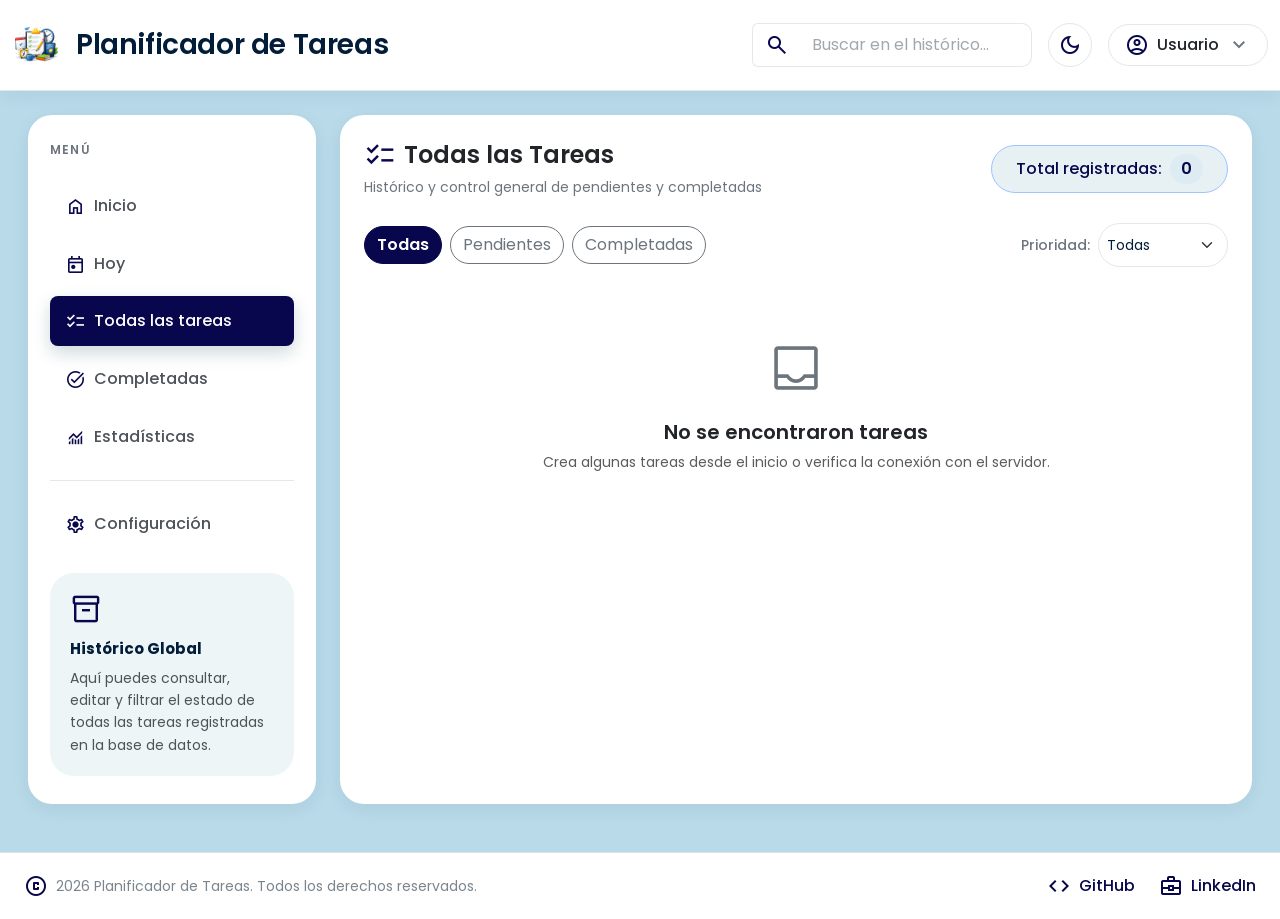
<file: pages/todasLasTareas/todasLasTareas.html>
<!DOCTYPE html>
<html lang="es">

<head>
    <meta charset="UTF-8">
    <meta name="viewport" content="width=device-width, initial-scale=1.0">
    <title>Todas las Tareas | Planificador de Tareas</title>

    <!-- Bootstrap 5 -->
    <link href="https://cdn.jsdelivr.net/npm/bootstrap@5.3.7/dist/css/bootstrap.min.css" rel="stylesheet">

    <!-- Google Fonts & Icons -->
    <link rel="preconnect" href="https://fonts.googleapis.com">
    <link rel="preconnect" href="https://fonts.gstatic.com" crossorigin>
    <link href="https://fonts.googleapis.com/css2?family=Poppins:wght@300;400;500;600;700&display=swap" rel="stylesheet">
    <link rel="stylesheet" href="https://fonts.googleapis.com/css2?family=Material+Symbols+Outlined">

    <!-- CSS Global y Específico -->
    <link rel="stylesheet" href="../../css/style.css">
    <link rel="stylesheet" href="./todasLasTareas.css">
</head>

<body>

    <!-- ================= NAVBAR ================= -->
    <header>
        <nav class="navbar bg-white border-bottom shadow-sm py-3">
            <div class="container-fluid">

                <!-- Logo -->
                <a href="../../index.html" class="navbar-brand d-flex align-items-center gap-3">
                    <img src="../../assets/images/img1.svg" alt="Logo" width="48" height="48">
                    <h3 class="m-0 fw-semibold">Planificador de Tareas</h3>
                </a>

                <!-- Acciones del navbar -->
                <div class="d-flex align-items-center gap-3">

                    <!-- Buscador -->
                    <div class="input-group">
                        <span class="input-group-text bg-white">
                            <span class="material-symbols-outlined">search</span>
                        </span>
                        <input type="text" id="searchInput" class="form-control" placeholder="Buscar en el histórico...">
                    </div>

                    <!-- Modo oscuro -->
                    <button class="btn btn-light border rounded-circle" title="Modo Oscuro">
                        <span class="material-symbols-outlined">dark_mode</span>
                    </button>

                    <!-- Usuario -->
                     <div class="dropdown">
                        <button class="btn border rounded-pill px-3 py-2 d-flex align-items-center gap-2 bg-white" 
                                type="button" id="userMenuBtn" data-bs-toggle="dropdown" aria-expanded="false">
                            <span class="material-symbols-outlined text-primary">account_circle</span>
                            <span class="fw-medium text-dark">Usuario</span>
                            <span class="material-symbols-outlined text-secondary">keyboard_arrow_down</span>
                        </button>
                        <ul class="dropdown-menu dropdown-menu-end shadow-sm border-0 rounded-4 mt-2" aria-labelledby="userMenuBtn">
                            <li>
                                <a class="dropdown-item d-flex align-items-center gap-2 py-2" href="./pages/configuracion/configuracion.html">
                                    <span class="material-symbols-outlined fs-5">settings</span>
                                    <span>Mi Perfil / Ajustes</span>
                                </a>
                            </li>
                            <li><hr class="dropdown-divider"></li>
                            <li>
                                <a class="dropdown-item d-flex align-items-center gap-2 py-2 text-danger" href="./pages/login/login.html">
                                    <span class="material-symbols-outlined fs-5">logout</span>
                                    <span>Cerrar Sesión</span>
                                </a>
                            </li>
                        </ul>
                    </div>

                </div>

            </div>
        </nav>
    </header>


    <!-- ================= CONTENIDO PRINCIPAL ================= -->
    <main class="container-fluid my-4">
        <div class="row g-4">

            <!-- ================= SIDEBAR ================= -->
            <div class="col-lg-3">
                <aside class="card border-0 shadow-sm rounded-4 h-100">
                    <div class="card-body d-flex flex-column">

                        <div>
                            <h6 class="text-uppercase text-secondary fw-semibold mb-4">Menú</h6>

                            <div class="list-group list-group-flush">
                                <!-- Inicio -->
                                <a href="../../index.html" class="list-group-item list-group-item-action rounded-3 mb-2">
                                    <span class="material-symbols-outlined me-2">home</span>
                                    Inicio
                                </a>

                                <!-- Hoy -->
                                <a href="../hoy/hoy.html" class="list-group-item list-group-item-action rounded-3 mb-2">
                                    <span class="material-symbols-outlined me-2">today</span>
                                    Hoy
                                </a>

                                <!-- Todas las tareas (ACTIVE) -->
                                <a href="./todasLasTareas.html" class="list-group-item list-group-item-action active rounded-3 mb-2">
                                    <span class="material-symbols-outlined me-2">checklist</span>
                                    Todas las tareas
                                </a>

                                <!-- Completadas -->
                                <a href="../completadas/completadas.html" class="list-group-item list-group-item-action rounded-3 mb-2">
                                    <span class="material-symbols-outlined me-2">task_alt</span>
                                    Completadas
                                </a>

                                <!-- Estadísticas -->
                                <a href="../estadisticas/estadisticas.html" class="list-group-item list-group-item-action rounded-3">
                                    <span class="material-symbols-outlined me-2">monitoring</span>
                                    Estadísticas
                                </a>
                                
                            </div>

                            <hr>

                            <!-- Configuración -->
                            <div class="list-group list-group-flush">
                               <a href="../configuracion/configuracion.html" class="list-group-item list-group-item-action rounded-3">
                                    <span class="material-symbols-outlined me-2">settings</span>
                                    Configuración
                                     </a>
                            </div>
                        </div>

                        <!-- Consejo del día -->
                        <div class="mt-4">
                            <div class="card border-0 bg-light rounded-4">
                                <div class="card-body">
                                    <span class="material-symbols-outlined text-primary fs-2">inventory_2</span>
                                    <h6 class="fw-bold mt-2">Histórico Global</h6>
                                    <p class="text-secondary small mb-0">
                                        Aquí puedes consultar, editar y filtrar el estado de todas las tareas registradas en la base de datos.
                                    </p>
                                </div>
                            </div>
                        </div>

                    </div>
                </aside>
            </div>


            <!-- ================= VISTA PRINCIPAL (TODAS LAS TAREAS) ================= -->
            <div class="col-lg-9">
                <div class="card border-0 shadow-sm rounded-4 h-100">
                    <div class="card-body p-4">

                        <!-- ENCABEZADO -->
                        <div class="d-flex justify-content-between align-items-center mb-4">
                            <div>
                                <h4 class="fw-semibold mb-1 d-flex align-items-center gap-2">
                                    <span class="material-symbols-outlined text-primary fs-2">checklist</span>
                                    Todas las Tareas
                                </h4>
                                <small class="text-secondary">Histórico y control general de pendientes y completadas</small>
                            </div>

                            <!-- Contador -->
                            <div class="bg-primary-subtle border border-primary-subtle text-primary rounded-pill px-4 py-2 d-flex align-items-center gap-2">
                                <span class="fw-medium">Total registradas:</span>
                                <span id="totalTasksCount" class="badge bg-primary rounded-pill fs-6">0</span>
                            </div>
                        </div>

                        <!-- FILTROS Y ORDENAMIENTO -->
                        <div class="d-flex flex-wrap align-items-center justify-content-between gap-3 mb-4">
                            <div class="d-flex gap-2">
                                <button class="btn btn-primary rounded-pill" id="filterAll">Todas</button>
                                <button class="btn btn-outline-secondary rounded-pill" id="filterPending">Pendientes</button>
                                <button class="btn btn-outline-secondary rounded-pill" id="filterCompleted">Completadas</button>
                            </div>

                            <div class="d-flex align-items-center gap-2">
                                <label for="prioritySelectFilter" class="small fw-medium text-secondary m-0">Prioridad:</label>
                                <select id="prioritySelectFilter" class="form-select form-select-sm rounded-pill" style="width: 130px;">
                                    <option value="ALL">Todas</option>
                                    <option value="Alta">Alta</option>
                                    <option value="Media">Media</option>
                                    <option value="Baja">Baja</option>
                                </select>
                            </div>
                        </div>

                        <!-- LISTA DINÁMICA DE TAREAS -->
                        <div id="allTaskList" class="d-flex flex-column gap-3">
                            <div class="text-center py-5">
                                <div class="spinner-border text-primary" role="status">
                                    <span class="visually-hidden">Cargando tareas...</span>
                                </div>
                            </div>
                        </div>

                    </div>
                </div>
            </div>

        </div>
    </main>


    <!-- ================= MODAL EDITAR TAREA ================= -->
    <div class="modal fade" id="editTaskModal" tabindex="-1" aria-labelledby="editTaskModalLabel" aria-hidden="true">
        <div class="modal-dialog modal-dialog-centered">
            <div class="modal-content rounded-4 border-0 shadow">
                <div class="modal-header border-bottom-0 pb-0">
                    <h5 class="modal-title fw-bold text-dark d-flex align-items-center gap-2" id="editTaskModalLabel">
                        <span class="material-symbols-outlined text-primary">edit_square</span>
                        Editar Tarea
                    </h5>
                    <button type="button" class="btn-close" data-bs-dismiss="modal" aria-label="Close"></button>
                </div>
                <div class="modal-body p-4">
                    <form id="editTaskForm">
                        <input type="hidden" id="editTaskId">
                        
                        <div class="mb-3">
                            <label for="editTaskName" class="form-label fw-medium">Tarea</label>
                            <input type="text" class="form-control" id="editTaskName" required>
                        </div>

                        <div class="mb-3">
                            <label for="editTaskDescription" class="form-label fw-medium">Descripción</label>
                            <textarea class="form-control" id="editTaskDescription" rows="3"></textarea>
                        </div>

                        <div class="row">
                            <div class="col-md-6 mb-3">
                                <label for="editTaskDueDate" class="form-label fw-medium">Fecha</label>
                                <input type="date" class="form-control" id="editTaskDueDate" required>
                            </div>
                            <div class="col-md-6 mb-3">
                                <label for="editTaskPriority" class="form-label fw-medium">Prioridad</label>
                                <select class="form-select" id="editTaskPriority" required>
                                    <option value="Alta">Alta</option>
                                    <option value="Media">Media</option>
                                    <option value="Baja">Baja</option>
                                </select>
                            </div>
                        </div>

                        <div class="d-flex justify-content-end gap-2 mt-3">
                            <button type="button" class="btn btn-light border rounded-pill px-4" data-bs-dismiss="modal">Cancelar</button>
                            <button type="submit" class="btn btn-primary rounded-pill px-4">Guardar Cambios</button>
                        </div>
                    </form>
                </div>
            </div>
        </div>
    </div>


    <!-- ================= FOOTER ================= -->
    <footer class="border-top mt-5 py-3">
        <div class="container-fluid px-4">
            <div class="d-flex justify-content-between align-items-center flex-wrap">
                <div class="d-flex align-items-center gap-2">
                    <span class="material-symbols-outlined">copyright</span>
                    <small class="mb-0">2026 Planificador de Tareas. Todos los derechos reservados.</small>
                </div>
                <div class="d-flex align-items-center gap-4">
                    <a href="https://github.com/dargarciacol" target="_blank" class="text-decoration-none d-flex align-items-center gap-2">
                        <span class="material-symbols-outlined">code</span><span>GitHub</span>
                    </a>
                    <a href="https://www.linkedin.com/in/santiagogarcia-backend-developer-python-django-nodejs-java-restapi-mongodb-mysql" target="_blank" class="text-decoration-none d-flex align-items-center gap-2">
                        <span class="material-symbols-outlined">business_center</span><span>LinkedIn</span>
                    </a>
                </div>
            </div>
        </div>
    </footer>

    <!-- Bootstrap JavaScript -->
    <script src="https://cdn.jsdelivr.net/npm/bootstrap@5.3.7/dist/js/bootstrap.bundle.min.js"></script>

    <!-- Script de Todas las Tareas -->
    <script src="./todasLasTareas.js"></script>
   
    

</body>

</html>
</file>
<file: css/style.css>
:root {
    --primary: #08074d;
    --primary-light: #0d5c73;
    --primary-dark: #062d3a;

    --secondary: #087f7c;

    --light: #b8dae9;
    --lighter: #f8fafb;

    --dark: #021d3a;
    --text: #4e535a;
    --muted: #7b858d;

    --white: #ffffff;

    --border: #e2e8ec;

    --danger: #dc3545;
    --warning: #f0ad00;

    --shadow-sm: 0 5px 18px rgba(2, 29, 58, 0.07);
    --shadow-md: 0 12px 30px rgba(2, 29, 58, 0.10);
    --shadow-lg: 0 20px 45px rgba(2, 29, 58, 0.13);

    --radius: 18px;
    --radius-lg: 24px;
}

* {
    box-sizing: border-box;
}

html {
    scroll-behavior: smooth;
}

body {
    margin: 0;
    font-family: 'Poppins', sans-serif;
    background: var(--light);
    color: var(--text);
}

.navbar {
    background: var(--white) !important;
    border-bottom: 1px solid var(--border) !important;
    box-shadow: 0 4px 20px rgba(2, 29, 58, 0.06) !important;
}

.navbar-brand {
    color: var(--dark) !important;
    transition: 0.3s ease;
}

.navbar-brand:hover {
    color: var(--primary) !important;
    transform: translateY(-1px);
}

.navbar-brand img {
    object-fit: contain;
}

.navbar-brand h3 {
    color: var(--dark);
    letter-spacing: -0.4px;
}

.input-group {
    width: 280px;
}

.input-group-text {
    border: 1px solid var(--border);
    border-right: none;
    color: var(--primary);
}

.input-group .form-control {
    border-left: none;
}

.input-group .form-control:focus {
    border-color: var(--primary);
    box-shadow: none;
}

.form-control,
.form-select {
    border: 1px solid var(--border);
    border-radius: 10px;
    min-height: 44px;
    color: var(--dark);
    background-color: var(--white);
}

.form-control::placeholder {
    color: #a0a8ae;
}

.form-control:focus,
.form-select:focus {
    border-color: var(--primary);
    box-shadow: 0 0 0 3px rgba(9, 64, 81, 0.10);
}

.navbar .btn-light {
    width: 44px;
    height: 44px;
    padding: 0;

    display: flex;
    align-items: center;
    justify-content: center;

    background: var(--white);
    border-color: var(--border) !important;
    color: var(--primary);
}

.navbar .btn-light:hover {
    background: var(--primary);
    color: var(--white);
    border-color: var(--primary) !important;
}

.navbar .border.rounded-pill {
    border-color: var(--border) !important;
    background: var(--white);
    color: var(--dark);
    transition: 0.3s ease;
}

.navbar .border.rounded-pill:hover {
    border-color: var(--primary) !important;
    box-shadow: var(--shadow-sm);
}

.navbar .border.rounded-pill .material-symbols-outlined:first-child {
    color: var(--primary);
}

main.container-fluid {
    padding-left: 28px;
    padding-right: 28px;
}

.card {
    border-color: var(--border) !important;
    background: var(--white);
}

.card.shadow-sm {
    box-shadow: var(--shadow-sm) !important;
}

.card.rounded-4 {
    border-radius: var(--radius-lg) !important;
}

aside.card {
    min-height: 680px;
    box-shadow: var(--shadow-md) !important;
}

aside .card-body {
    padding: 28px 22px;
}

aside h6 {
    color: var(--muted) !important;
    font-size: 0.75rem;
    letter-spacing: 1.2px;
}

.list-group-item {
    border: none !important;
    background: transparent;
    color: var(--text);
    font-weight: 500;

    padding: 13px 15px;

    display: flex;
    align-items: center;

    transition: all 0.25s ease;
}

.list-group-item .material-symbols-outlined {
    font-size: 21px;
    color: var(--primary);
}

.list-group-item:hover {
    background: #edf4f7;
    color: var(--primary);
    transform: translateX(3px);
}

.list-group-item.active {
    background: var(--primary) !important;
    color: var(--white) !important;
    box-shadow: 0 7px 18px rgba(9, 64, 81, 0.20);
}

.list-group-item.active .material-symbols-outlined {
    color: var(--white);
}

aside hr {
    border-color: var(--border);
    opacity: 1;
    margin: 18px 0;
}

aside .bg-light {
    background: #eef5f7 !important;
}

aside .bg-light .card-body {
    padding: 20px;
}

aside .bg-light .material-symbols-outlined {
    color: var(--primary) !important;
}

aside .bg-light h6 {
    color: var(--dark) !important;
    letter-spacing: 0;
    font-size: 0.95rem;
}

aside .bg-light p {
    color: var(--text) !important;
    line-height: 1.6;
}

.col-lg-4 > .card {
    box-shadow: var(--shadow-md) !important;
}

.col-lg-4 > .card .card-body {
    padding: 30px !important;
}

.col-lg-4 h4 {
    color: var(--dark);
}

.col-lg-4 > .card .fs-2 {
    color: var(--primary) !important;
}

.form-label {
    color: var(--dark);
    font-size: 0.9rem;
}

.btn-primary {
    background: var(--primary) !important;
    border-color: var(--primary) !important;
    color: var(--white) !important;
    font-weight: 600;

    border-radius: 11px;

    transition: all 0.25s ease;
}

.btn-primary:hover {
    background: var(--primary-dark) !important;
    border-color: var(--primary-dark) !important;

    transform: translateY(-2px);

    box-shadow: 0 8px 20px rgba(9, 64, 81, 0.22);
}

.btn-primary:active {
    transform: translateY(0);
}

.col-lg-4 .mt-5 {
    border-top: 1px solid var(--border);
    padding-top: 24px;
}

.col-lg-4 .mt-5 h6 {
    color: var(--dark);
}

.col-lg-4 .mt-5 > .d-flex .material-symbols-outlined {
    color: var(--primary) !important;
}

.col-lg-4 .row.g-3 .card {
    border: 1px solid var(--border) !important;
    box-shadow: none !important;
    transition: all 0.25s ease;
}

.col-lg-4 .row.g-3 .card:hover {
    transform: translateY(-4px);
    box-shadow: var(--shadow-sm) !important;
}

.col-lg-4 .row.g-3 .card-body {
    padding: 18px 8px;
}

.col-lg-4 .row.g-3 h3 {
    color: var(--dark);
}

.bg-warning-subtle {
    background: #fff5d9 !important;
}

.bg-success-subtle {
    background: #e7f0f3 !important;
}

.bg-primary-subtle {
    background: #e7f0f3 !important;
}

.text-success {
    color: var(--primary) !important;
}

.text-primary {
    color: var(--primary) !important;
}

.text-warning {
    color: var(--warning) !important;
}

.col-lg-5 > .card {
    box-shadow: var(--shadow-md) !important;
}

.col-lg-5 > .card .card-body {
    padding: 30px;
}

.col-lg-5 h4 {
    color: var(--dark);
}

.col-lg-5 h5 {
    color: var(--dark);
    font-weight: 600;
}

.col-lg-5 .btn-outline-secondary {
    border-color: var(--border);
    color: var(--text);
    background: var(--white);

    font-weight: 500;
}

.col-lg-5 .btn-outline-secondary:hover {
    background: #edf4f7;
    border-color: var(--primary);
    color: var(--primary);
}

.col-lg-5 .btn.rounded-pill {
    padding: 8px 18px;
}

.col-lg-5 .d-flex.flex-column.gap-3 > .card {
    border: 1px solid var(--border) !important;
    border-radius: 16px !important;

    box-shadow: none;

    transition: all 0.25s ease;
}

.col-lg-5 .d-flex.flex-column.gap-3 > .card:hover {
    border-color: #bfd0d7 !important;
    box-shadow: var(--shadow-sm);
    transform: translateY(-2px);
}

.col-lg-5 .d-flex.flex-column.gap-3 > .card .card-body {
    padding: 20px;
}

.badge {
    border-radius: 8px;
    padding: 7px 11px;
    font-size: 0.72rem;
    font-weight: 600;
}

.badge.bg-warning {
    background: #fff0c7 !important;
    color: #8a6500 !important;
}

.badge.bg-primary {
    background: #dcecf2 !important;
    color: var(--primary) !important;
}

.badge.bg-success {
    background: #e7f0f3 !important;
    color: var(--primary) !important;
}

.col-lg-5 small {
    color: var(--muted) !important;
}

.col-lg-5 small .material-symbols-outlined {
    color: var(--primary);
}

.btn-outline-primary {
    color: var(--primary);
    border-color: var(--primary);
    border-radius: 9px;
}

.btn-outline-primary:hover {
    background: var(--primary);
    border-color: var(--primary);
    color: var(--white);
}

.btn-outline-danger {
    border-radius: 9px;
}

.btn-outline-danger:hover {
    box-shadow: 0 5px 12px rgba(220, 53, 69, 0.15);
}

.btn-sm {
    min-width: 38px;
    height: 38px;
    padding: 0 10px;

    display: inline-flex;
    justify-content: center;
    align-items: center;
    white-space: nowrap;
}

.btn-sm.btn-icon-only {
    width: 38px;
    padding: 0;
}

.btn-sm .material-symbols-outlined {
    font-size: 19px;
}

.col-lg-5 .text-center.py-5 {
    padding-top: 45px !important;
}

.col-lg-5 .text-center.py-5 .material-symbols-outlined {
    color: #b7c4ca !important;
}

.col-lg-5 .text-center.py-5 h5 {
    color: var(--dark);
}

.col-lg-5 .text-center.py-5 p {
    color: var(--muted);
}

footer {
    background: var(--white);
    border-top: 1px solid var(--border) !important;
    color: var(--muted);

    margin-top: 40px !important;
}

footer .container-fluid {
    padding-top: 5px;
    padding-bottom: 5px;
}

footer a {
    color: var(--primary) !important;
    font-weight: 500;
    transition: 0.25s ease;
}

footer a:hover {
    color: var(--primary-dark) !important;
    transform: translateY(-1px);
}

footer .material-symbols-outlined {
    color: var(--primary);
}

.was-validated .form-control:invalid,
.was-validated .form-select:invalid,
.form-control.is-invalid,
.form-select.is-invalid {
    border-color: var(--danger);
}

.invalid-feedback {
    font-size: 0.78rem;
}

::-webkit-scrollbar {
    width: 8px;
}

::-webkit-scrollbar-track {
    background: #edf1f3;
}

::-webkit-scrollbar-thumb {
    background: #a9bbc3;
    border-radius: 10px;
}

::-webkit-scrollbar-thumb:hover {
    background: var(--primary);
}

.card {
    animation: fadeIn 0.45s ease;
}

@keyframes fadeIn {
    from {
        opacity: 0;
        transform: translateY(5px);
    }

    to {
        opacity: 1;
        transform: translateY(0);
    }
}

@media (max-width: 1199px) {

    .input-group {
        width: 220px;
    }

    main.container-fluid {
        padding-left: 20px;
        padding-right: 20px;
    }

}

@media (max-width: 991px) {

    aside.card {
        min-height: auto;
    }

    .navbar .container-fluid {
        gap: 20px;
    }

    .navbar .d-flex.align-items-center.gap-3 {
        flex-wrap: wrap;
        justify-content: flex-end;
    }

    .input-group {
        width: 220px;
    }

}

@media (max-width: 767px) {

    .navbar {
        padding: 15px !important;
    }

    .navbar .container-fluid {
        flex-direction: column;
        align-items: stretch;
    }

    .navbar-brand {
        justify-content: center;
    }

    .navbar .container-fluid > .d-flex {
        justify-content: center !important;
    }

    .input-group {
        width: 100%;
    }

    main.container-fluid {
        padding-left: 15px;
        padding-right: 15px;
    }

    .col-lg-4 > .card .card-body,
    .col-lg-5 > .card .card-body {
        padding: 22px !important;
    }

    footer .d-flex {
        justify-content: center !important;
        gap: 15px;
    }

    footer .d-flex > div {
        width: 100%;
        justify-content: center;
    }

}

@media (max-width: 480px) {

    .navbar-brand h3 {
        font-size: 1rem;
    }

    .navbar-brand img {
        width: 40px;
        height: 40px;
    }

    .navbar .border.rounded-pill {
        padding: 8px 12px !important;
    }

    .col-lg-5 .d-flex.gap-2 {
        flex-wrap: wrap;
    }

    .col-lg-4 .row.g-3 {
        --bs-gutter-x: 8px;
    }

    .col-lg-4 .row.g-3 .card-body {
        padding: 14px 5px;
    }

    .col-lg-4 .row.g-3 h3 {
        font-size: 1.4rem;
    }

    .col-lg-4 .row.g-3 small {
        font-size: 0.65rem;
    }

}
</file>
<file: pages/completadas/completadas.css>
/* ==========================================================================
   ESTILOS ESPECÍFICOS: TAREAS COMPLETADAS
   ========================================================================== */

/* Header & Stats Banner */
.completed-header .badge {
    font-size: 0.85rem;
    letter-spacing: 0.3px;
}

/* Tarjetas de Tareas Completadas */
.completed-task-card {
    border: 1px solid var(--border) !important;
    border-left: 5px solid var(--secondary) !important;
    background: var(--white);
    border-radius: var(--radius) !important;
    transition: transform 0.25s ease, box-shadow 0.25s ease;
}

.completed-task-card:hover {
    transform: translateY(-3px);
    box-shadow: var(--shadow-md) !important;
}

/* Estilo de texto tachado suave */
.completed-title {
    text-decoration: line-through;
    color: var(--muted) !important;
    font-weight: 600;
}

/* Badges de Prioridad para Completadas */
.badge-priority-alta {
    background: #f8d7da !important;
    color: var(--danger) !important;
    border: 1px solid #f5c2c7;
}

.badge-priority-media {
    background: #fff0c7 !important;
    color: #8a6500 !important;
    border: 1px solid #ffe69c;
}

.badge-priority-baja {
    background: #e7f0f3 !important;
    color: var(--primary-light) !important;
    border: 1px solid #b8dae9;
}

/* Botón de Reabrir Tarea */
.btn-reopen {
    color: var(--warning);
    border-color: var(--warning);
    border-radius: 20px;
    font-weight: 500;
    transition: all 0.25s ease;
}

.btn-reopen:hover {
    background: var(--warning);
    color: var(--white);
    box-shadow: 0 4px 12px rgba(240, 173, 0, 0.25);
}
</file>
<file: pages/configuracion/configuracion.css>
/* ==========================================================================
   pages/configuracion/configuracion.css
   Estilos optimizados para la vista de usuario final
   ========================================================================== */

.card.border {
    border-color: var(--border) !important;
    background: var(--white);
    transition: transform 0.25s ease, box-shadow 0.25s ease;
}

.card.border:hover {
    box-shadow: var(--shadow-sm) !important;
}

.form-check-input:checked {
    background-color: var(--primary) !important;
    border-color: var(--primary) !important;
}

.form-check-input:focus {
    box-shadow: 0 0 0 3px rgba(8, 7, 77, 0.15) !important;
}
</file>
<file: pages/hoy/hoy.css>
/* ==========================================================================
   pages/hoy/hoy.css
   Estilos específicos para el módulo de Tareas de Hoy
   ========================================================================== */

.today-task-card {
    border: 1px solid var(--border) !important;
    border-left: 5px solid var(--primary-light) !important;
    border-radius: var(--radius) !important;
    background: var(--white);
    transition: transform 0.25s ease, box-shadow 0.25s ease;
}

.today-task-card:hover {
    transform: translateY(-2px);
    box-shadow: var(--shadow-sm) !important;
}

.today-task-card.is-completed {
    border-left-color: var(--secondary) !important;
    background-color: #fcfdfe;
}

.today-task-card.is-completed .task-title {
    text-decoration: line-through;
    color: var(--muted) !important;
}

/* Checkbox interactivo */
.task-check-btn {
    background: transparent;
    border: none;
    outline: none;
    cursor: pointer;
    padding: 0;
    display: flex;
    align-items: center;
}

.task-check-btn .material-symbols-outlined {
    font-size: 26px;
    color: var(--muted);
    transition: color 0.2s ease, transform 0.2s ease;
}

.task-check-btn:hover .material-symbols-outlined {
    transform: scale(1.1);
    color: var(--primary);
}

.task-check-btn.checked .material-symbols-outlined {
    color: var(--primary) !important;
}

/* Badges de Prioridad */
.badge-alta {
    background: #f8d7da !important;
    color: var(--danger) !important;
    border: 1px solid #f5c2c7;
}

.badge-media {
    background: #fff0c7 !important;
    color: #8a6500 !important;
    border: 1px solid #ffe69c;
}

.badge-baja {
    background: #e7f0f3 !important;
    color: var(--primary-light) !important;
    border: 1px solid #b8dae9;
}
</file>
<file: pages/login/login.css>
/* ==========================================================================
   login.css - Pantalla Completa 50vw/50vw con Imagen Completa y Centrada
   ========================================================================== */

* {
    box-sizing: border-box;
}

html, body {
    margin: 0;
    padding: 0;
    width: 100vw;
    height: 100vh;
    overflow-x: hidden;
    background-color: #ffffff;
}

/* Contenedor principal a pantalla completa */
.auth-fullscreen {
    width: 100vw;
    height: 100vh;
    display: flex;
}

/* Fila flexible */
.auth-row {
    display: flex;
    width: 100vw;
    height: 100vh;
    transition: flex-direction 0.4s ease-in-out;
}

/* Mitad 1: Formulario */
.form-column {
    width: 50vw;
    height: 100vh;
    background-color: #ffffff;
    display: flex;
    align-items: center;
    justify-content: center;
    padding: 2rem 4rem;
}

.auth-card-content {
    width: 100%;
    max-width: 420px;
}

/* Mitad 2: Columna de la Imagen */
.image-column {
    width: 50vw;
    height: 100vh;
    background-color: #f1f5f9; /* Fondo suave para los bordes si la imagen es vertical */
    display: flex;
    align-items: center;
    justify-content: center;
    padding: 2.5rem; /* Le da espacio para que la imagen se achique y no pegue a los bordes */
    position: relative;
    overflow: hidden;
}

/* Contenedores individuales de las imágenes */
#loginImageContainer,
#registerImageContainer {
    width: 100%;
    height: 100%;
    display: flex;
    align-items: center;
    justify-content: center;
}

/* REGLA CLAVE PARA QUE LA IMAGEN SE ACHIQUE Y SE VEA COMPLETA */
.auth-img {
    max-width: 90%;
    max-height: 90%;
    width: auto;
    height: auto;
    object-fit: contain !important; /* Muestra TODA la imagen sin recortar nada */
    object-position: center center !important; /* Centrado absoluto */
    display: block;
    border-radius: 16px; /* Sombra y bordes suaves para integrarla limpio */
    box-shadow: 0 10px 25px rgba(0, 0, 0, 0.08);
}

/* Inversión al presionar 'Crear cuenta' */
.auth-row.show-register {
    flex-direction: row-reverse;
}

/* Botones principales y controles */
.btn-primary {
    background-color: #08074d;
    border-color: #08074d;
}

.btn-primary:hover {
    background-color: #12106e;
    border-color: #12106e;
}

.social-btn {
    border-color: #d1d5db;
    color: #1f2937;
    font-size: 0.875rem;
    transition: all 0.2s ease;
}

.social-btn:hover {
    background-color: #f9fafb;
    border-color: #9ca3af;
}

.input-group-text {
    border-color: #d1d5db;
    color: #08074d;
}

.form-control {
    border-color: #d1d5db;
    padding: 0.65rem 0.75rem;
}

.form-control:focus {
    border-color: #08074d;
    box-shadow: 0 0 0 0.2rem rgba(8, 7, 77, 0.15);
}

/* Adaptación móvil */
@media (max-width: 991px) {
    .form-column {
        width: 100vw;
        padding: 2rem 1.5rem;
    }
    .image-column {
        display: none;
    }
}
/* Normalizar tamaño de tarjeta y contenedor de formulario */
.auth-card-content {
    width: 100%;
    max-width: 440px; /* Aumentamos ligeramente para mayor presencia */
    display: flex;
    flex-direction: column;
    justify-content: center;
}

/* Encabezado uniforme */
.auth-card-content h3 {
    font-size: 1.75rem; /* Título más prominente */
}

/* Formulario e Inputs simétricos */
.form-label {
    font-size: 0.95rem;
    color: #1e293b;
}

.form-control {
    border-color: #cbd5e1;
    padding: 0.75rem 1rem; /* Mismo padding para todos los inputs */
    font-size: 0.95rem;
}

.input-group-text {
    border-color: #cbd5e1;
    padding-left: 1rem;
    padding-right: 1rem;
    color: #08074d;
}

/* Botones con el mismo tamaño tipográfico */
.btn-primary {
    background-color: #08074d;
    border-color: #08074d;
    padding-top: 0.75rem;
    padding-bottom: 0.75rem;
    font-size: 1rem;
}

.btn-primary:hover {
    background-color: #12106e;
    border-color: #12106e;
}

/* Botones sociales alineados */
.social-btn {
    border-color: #cbd5e1;
    color: #1f2937;
    font-size: 0.95rem;
    padding-top: 0.65rem;
    padding-bottom: 0.65rem;
}

.social-btn:hover {
    background-color: #f8fafc;
    border-color: #94a3b8;
}
</file>
<file: pages/todasLasTareas/todasLasTareas.css>
/* ==========================================================================
   pages/todas/todas.css
   Estilos específicos para el módulo de Todas las Tareas (Histórico)
   ========================================================================== */

/* Tarjetas de Tarea */
.all-task-card {
    border: 1px solid var(--border) !important;
    border-left: 5px solid var(--primary-light) !important;
    border-radius: var(--radius) !important;
    background: var(--white);
    transition: transform 0.25s ease, box-shadow 0.25s ease, border-color 0.25s ease;
}

.all-task-card:hover {
    transform: translateY(-2px);
    box-shadow: var(--shadow-sm) !important;
}

/* Estado Completada */
.all-task-card.is-completed {
    border-left-color: var(--secondary) !important;
    background-color: #fcfdfe;
}

.all-task-card.is-completed .task-title {
    text-decoration: line-through;
    color: var(--muted) !important;
}

/* Botón Checkbox Interactivo */
.task-check-btn {
    background: transparent;
    border: none;
    outline: none;
    cursor: pointer;
    padding: 0;
    display: flex;
    align-items: center;
}

.task-check-btn .material-symbols-outlined {
    font-size: 26px;
    color: var(--muted);
    transition: color 0.2s ease, transform 0.2s ease;
}

.task-check-btn:hover .material-symbols-outlined {
    transform: scale(1.1);
    color: var(--primary);
}

.task-check-btn.checked .material-symbols-outlined {
    color: var(--secondary) !important;
}

/* Badges de Prioridad */
.badge-alta {
    background: #f8d7da !important;
    color: var(--danger) !important;
    border: 1px solid #f5c2c7;
}

.badge-media {
    background: #fff0c7 !important;
    color: #8a6500 !important;
    border: 1px solid #ffe69c;
}

.badge-baja {
    background: #e7f0f3 !important;
    color: var(--primary-light) !important;
    border: 1px solid #b8dae9;
}

/* Badges de Estado */
.badge-status-pending {
    background: #fff0c7;
    color: #8a6500;
}

.badge-status-completed {
    background: #e7f0f3;
    color: var(--primary);
}

/* Ajustes Visuales de Botones Pequeños */
.btn-sm.rounded-circle {
    width: 34px;
    height: 34px;
    padding: 0;
    display: inline-flex;
    align-items: center;
    justify-content: center;
}
</file>
